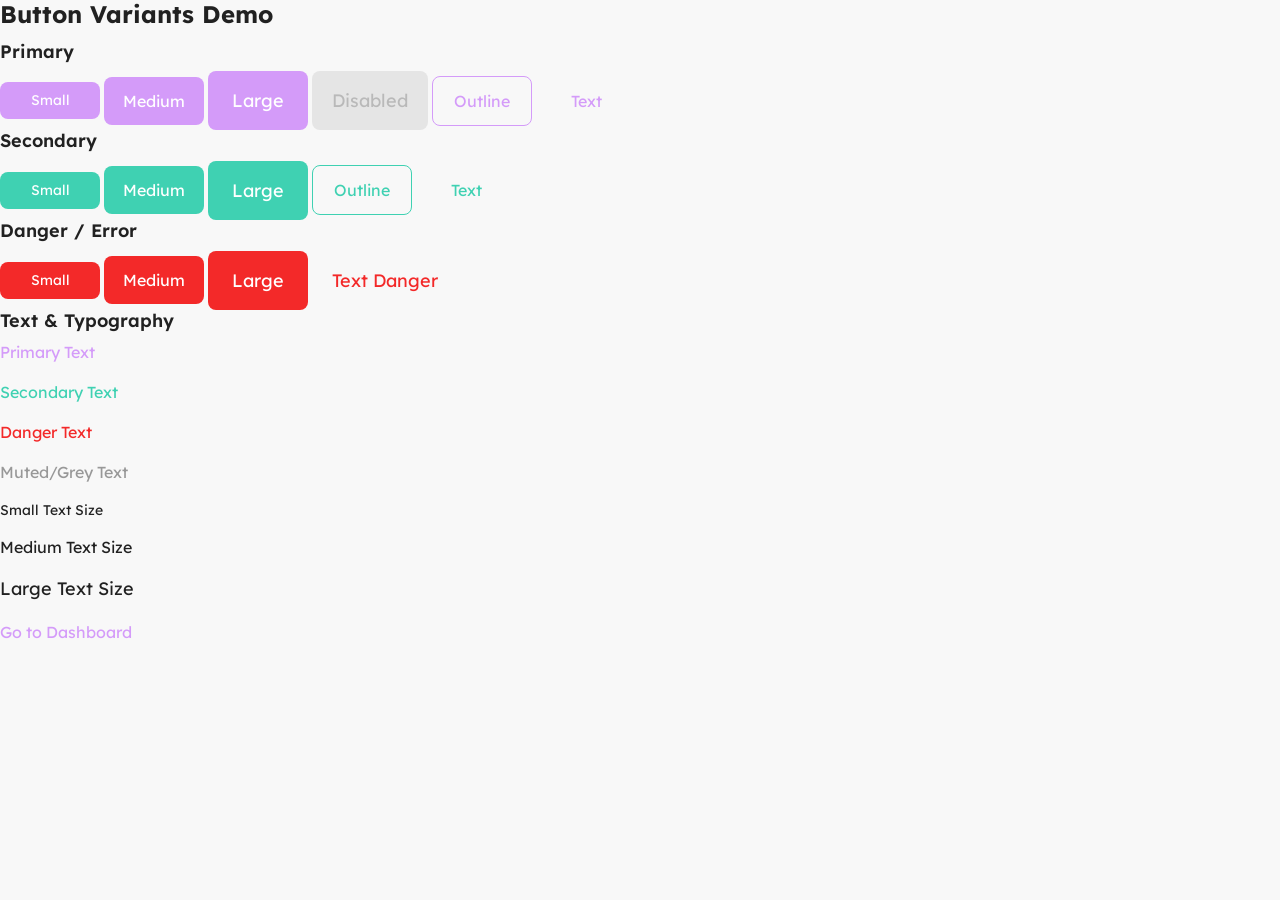
<file: index.html>
<!DOCTYPE html>
<html lang="en">

<head>
    <meta charset="UTF-8">
    <meta name="viewport" content="width=device-width, initial-scale=1.0">
    <title>Button Variants Demo</title>
    <link href="https://cdn.jsdelivr.net/npm/bootstrap@5.3.3/dist/css/bootstrap.min.css" rel="stylesheet" integrity="sha384-
    QWTKZyjpPEjISv5WaRU9OFeRpok6YctnYmDr5pNlyT2bRjXh0JMhjY6hW+ALEwIH" crossorigin="anonymous">
    <link rel="stylesheet" href="global.css">
    <link href="https://fonts.googleapis.com/css2?family=Lexend:wght@400;500;600&display=swap" rel="stylesheet">
</head>

<body>
    <h1>Button Variants Demo</h1>

    <!-- Primary Buttons -->
    <section>
        <h2>Primary</h2>
        <button class="btn btn-primary btn-sm">Small</button>
        <button class="btn btn-primary btn-md">Medium</button>
        <button class="btn btn-primary btn-lg">Large</button>
        <button class="btn btn-primary btn-lg" disabled>Disabled</button>
        <button class="btn btn-outline-primary btn-md">Outline</button>
        <button class="btn btn-text-primary btn-md">Text</button>
    </section>

    <!-- Secondary Buttons -->
    <section>
        <h2>Secondary</h2>
        <button class="btn btn-secondary btn-sm">Small</button>
        <button class="btn btn-secondary btn-md">Medium</button>
        <button class="btn btn-secondary btn-lg">Large</button>
        <button class="btn btn-outline-secondary btn-md">Outline</button>
        <button class="btn btn-text-secondary btn-md">Text</button>
    </section>

    <!-- Danger / Error Buttons -->
    <section>
        <h2>Danger / Error</h2>
        <button class="btn btn-danger btn-sm">Small</button>
        <button class="btn btn-danger btn-md">Medium</button>
        <button class="btn btn-danger btn-lg">Large</button>
        <button class="btn btn-text-danger btn-lg">Text Danger</button>
    </section>

    <!-- Text & Typography Demo -->
    <section>
        <h2>Text & Typography</h2>
        <p class="text-primary">Primary Text</p>
        <p class="text-secondary">Secondary Text</p>
        <p class="text-danger">Danger Text</p>
        <p class="text-muted">Muted/Grey Text</p>
        <p class="font-sm">Small Text Size</p>
        <p class="font-md">Medium Text Size</p>
        <p class="font-lg">Large Text Size</p>
    </section>

    <a href="./dashboard/index.html">Go to Dashboard</a>
</body>

</html>
</file>
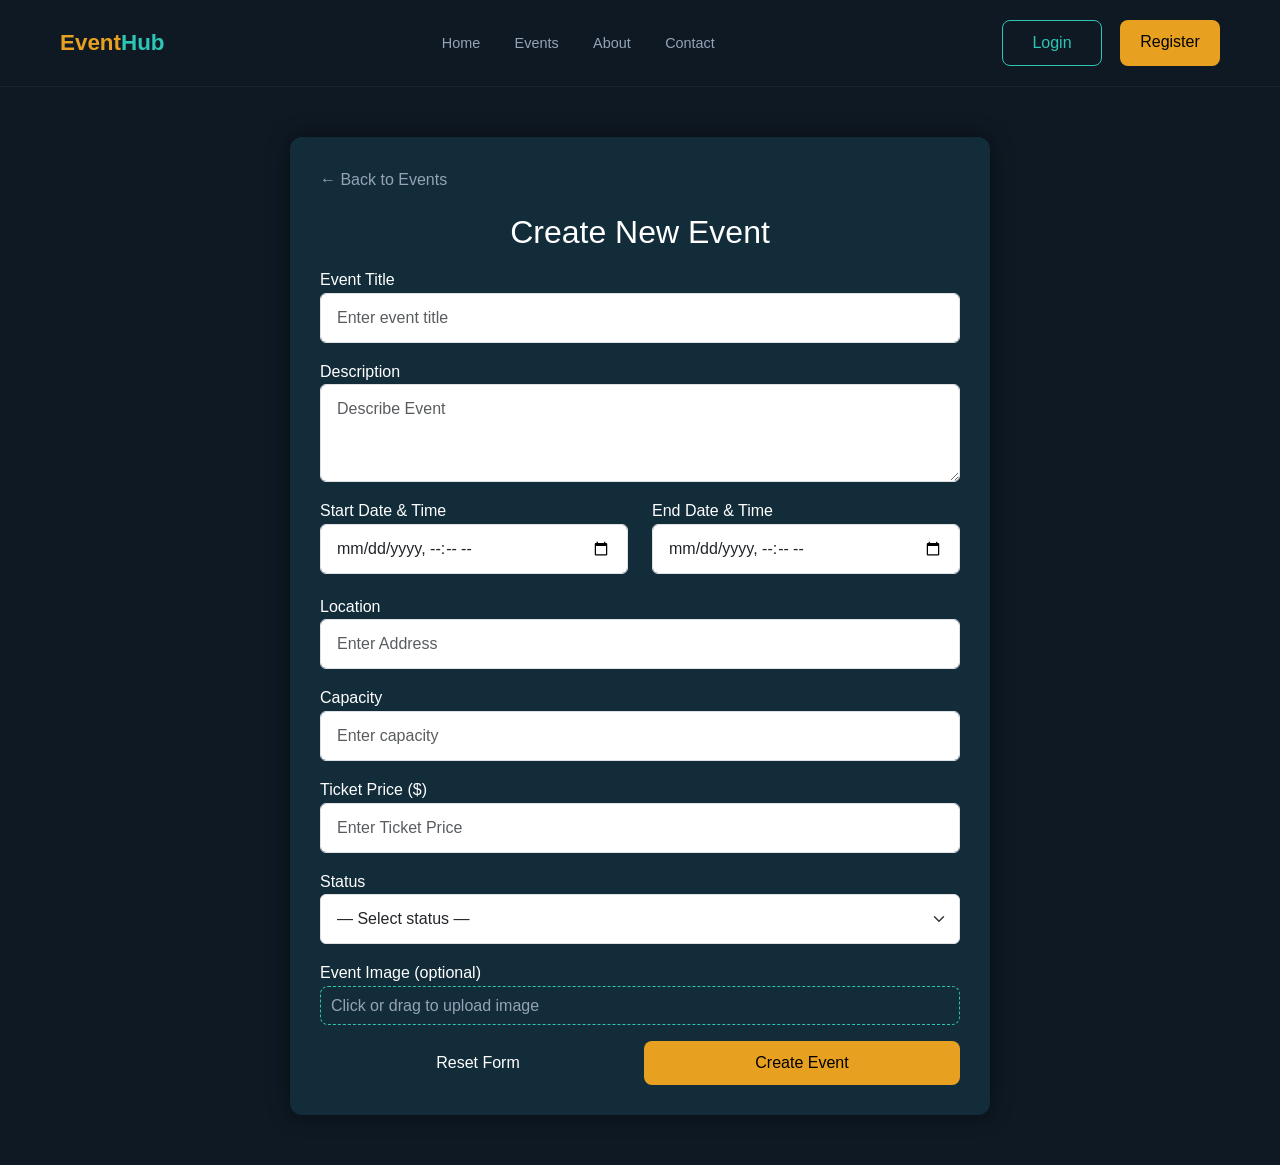
<file: createEvent/index.html>
<!DOCTYPE html>
<html lang="en">

<head>
    <meta charset="UTF-8">
    <meta name="viewport" content="width=device-width, initial-scale=1.0">
    <title>Create Event - EventHub</title>
    <link href="https://cdn.jsdelivr.net/npm/bootstrap@5.3.3/dist/css/bootstrap.min.css" rel="stylesheet">
    <link rel="stylesheet" href="style.css">
</head>

<body>
    <div id="navbar"></div>
    <div class="container">
        <a href="../manageEvent/index.html" class="back-link">&larr; Back to Events</a>
        <h2 class="mb-3 text-center">Create New Event</h2>
        <form id="createEventForm">
            <div class="mb-3">
                <label for="title">Event Title</label>
                <input type="text" id="title" class="form-control" placeholder="Enter event title">
                <div id="titleError" class="error-msg"></div>
            </div>
            <div class="mb-3">
                <label for="description">Description</label>
                <textarea id="description" class="form-control" rows="3" placeholder="Describe Event"></textarea>
                <div id="descriptionError" class="error-msg"></div>
            </div>
            <div class="row mb-3">
                <div class="col-md-6">
                    <label for="startDate">Start Date & Time</label>
                    <input type="datetime-local" id="startDate" class="form-control">
                    <div id="startDateError" class="error-msg"></div>
                </div>
                <div class="col-md-6">
                    <label for="endDate">End Date & Time</label>
                    <input type="datetime-local" id="endDate" class="form-control">
                    <div id="endDateError" class="error-msg"></div>
                </div>
            </div>
            <div class="mb-3">
                <label for="location">Location</label>
                <input type="text" id="location" class="form-control" placeholder="Enter Address">
                <div id="locationError" class="error-msg"></div>
            </div>
            <div class="mb-3">
                <label for="capacity">Capacity</label>
                <input type="number" id="capacity" class="form-control" placeholder="Enter capacity">
                <div id="capacityError" class="error-msg"></div>
            </div>
            <div class="mb-3">
                <label for="price">Ticket Price ($)</label>
                <input type="number" id="price" class="form-control" placeholder="Enter Ticket Price" min="0" step="0.01">
                <div id="priceError" class="error-msg"></div>
            </div>
            <div class="mb-3">
                <label for="status">Status</label>
                <select id="status" class="form-select">
                    <option value="">— Select status —</option>
                    <option value="Confirmed">Confirmed</option>
                    <option value="Draft">Draft</option>
                    <option value="Cancelled">Cancelled</option>
                </select>
                <div id="statusError" class="error-msg"></div>
            </div>
            <div class="mb-3">
                <label>Event Image (optional)</label>
                <label class="file-input-wrapper">
                    Click or drag to upload image
                    <input type="file" id="image">
                </label>
            </div>
            <div class="d-flex gap-2">
                <button type="reset" class="btn btn-text text-white w-50">Reset Form</button>
                <button type="submit" class="btn btn-primary w-50">Create Event</button>
            </div>
        </form>
    </div>
    <script src="script.js"></script>
    <script src="../load.js"></script>

</body>

</html>
</file>
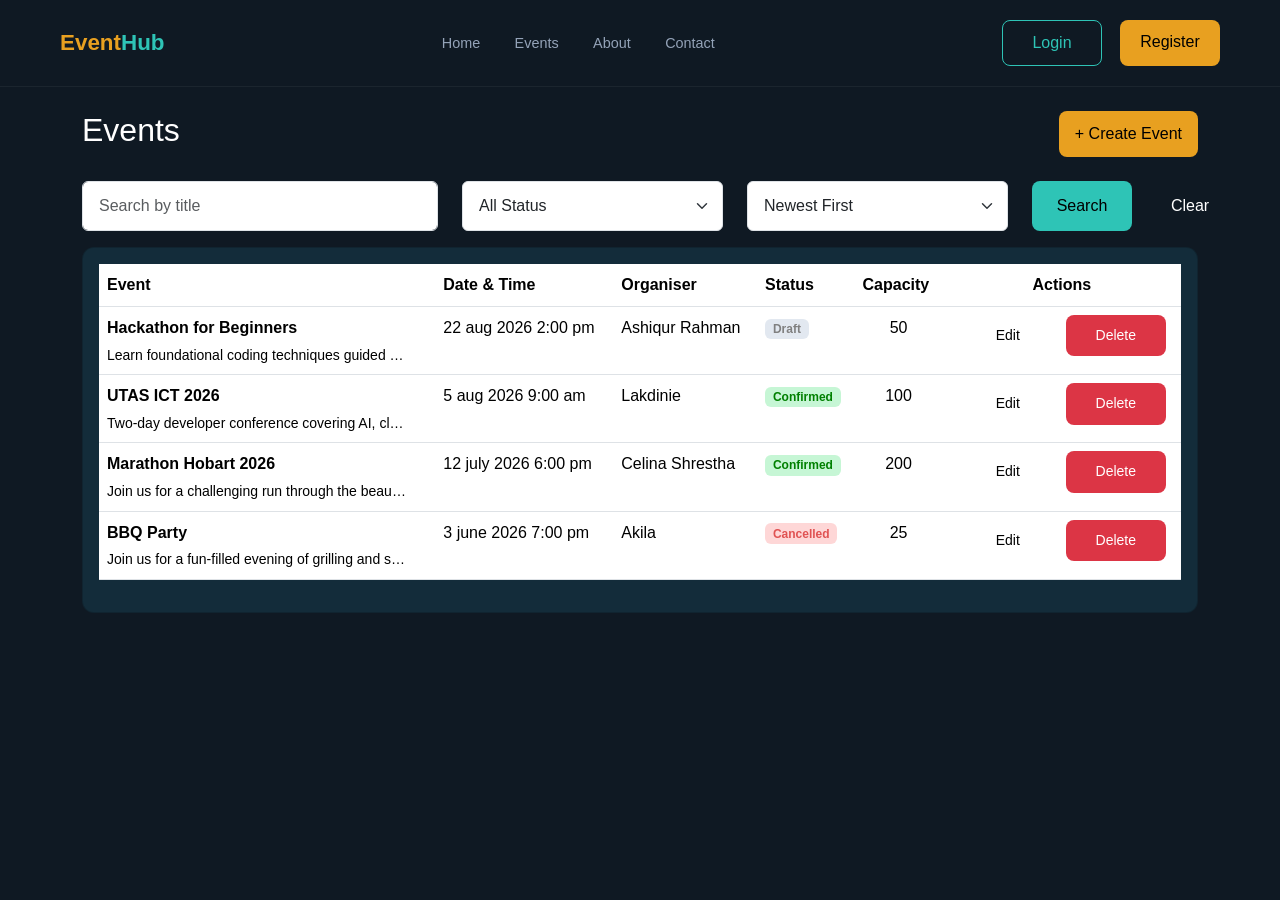
<file: manageEvent/index.html>
<!DOCTYPE html>
<html lang="en">

<head>
    <meta charset="UTF-8">
    <meta name="viewport" content="width=device-width, initial-scale=1.0">
    <title>Event Management</title>

    <link href="https://cdn.jsdelivr.net/npm/bootstrap@5.3.3/dist/css/bootstrap.min.css" rel="stylesheet">
    <link rel="stylesheet" href="style.css">
</head>

<body>
    <div id="navbar"></div>
    <div class="container mt-4">
        <div class="d-flex justify-content-between mb-4">
            <h2>Events</h2>
            <a href="../createEvent/index.html"
                class="btn btn-tertiary d-flex align-items-center justify-content-center">+ Create Event</a>
        </div>

        <div class="row mb-3">
            <div class="col-md-4">
                <input type="text" id="searchTitle" class="form-control" placeholder="Search by title">
            </div>

            <div class="col-md-3">
                <select id="statusFilter" class="form-select">
                    <option value="">All Status</option>
                    <option value="Confirmed">Confirmed</option>
                    <option value="Draft">Draft</option>
                    <option value="Cancelled">Cancelled</option>
                </select>
            </div>

            <div class="col-md-3">
                <select id="sortOrder" class="form-select">
                    <option value="desc">Newest First</option>
                    <option value="asc">Oldest First</option>
                </select>
            </div>

            <div class="col-md-2 d-flex gap-2">
                <button id="searchBtn" class="btn btn-info w-100">Search</button>
                <button id="clearBtn" class="btn btn-text w-100">Clear</button>
            </div>
        </div>

        <!-- TABLE -->
        <div class="card p-3">
            <table class="table table-hover">
                <thead>
                    <tr>
                        <th>Event</th>
                        <th>Date & Time</th>
                        <th>Organiser</th>
                        <th>Status</th>
                        <th>Capacity</th>
                        <th class="text-center">Actions</th>
                    </tr>
                </thead>
                <tbody id="eventTable"></tbody>
            </table>
        </div>

    </div>

    <script src="https://code.jquery.com/jquery-3.6.0.min.js"></script>
    <script src="../load.js"></script>
    <script src="event.js"></script>

</body>

</html>
</file>
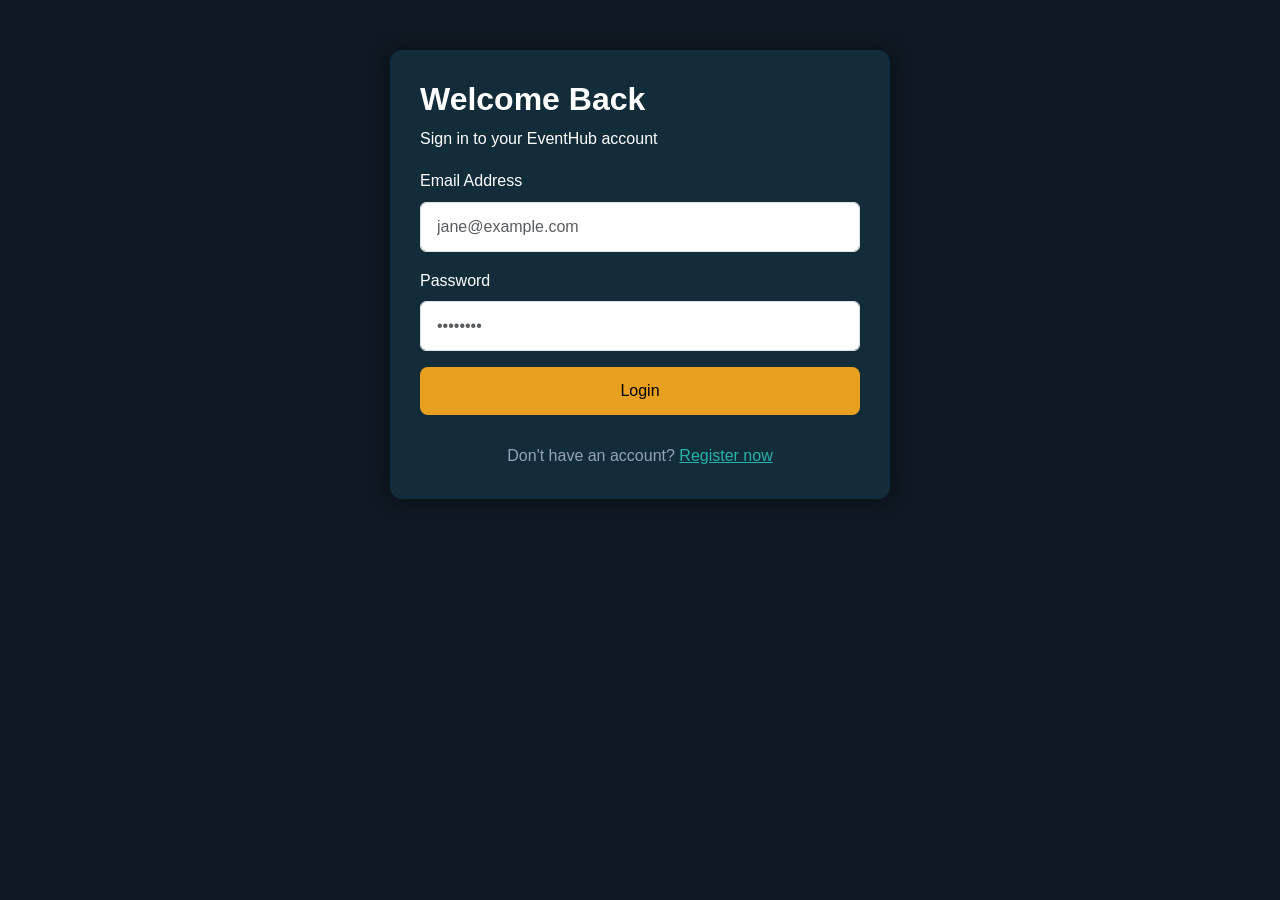
<file: authentication/login/index.html>
<!DOCTYPE html>
<html lang="en">

<head>
    <meta charset="UTF-8">
    <meta name="viewport" content="width=device-width, initial-scale=1.0">
    <title>Login - EventHub</title>
    <link href="https://cdn.jsdelivr.net/npm/bootstrap@5.3.3/dist/css/bootstrap.min.css" rel="stylesheet">
    <link rel="stylesheet" href="../register/style.css">
</head>

<body>
    <div class="container">
        <h2>Welcome Back</h2>
        <p class="subtitle">Sign in to your EventHub account</p>

        <form id="loginForm">

            <div class="mb-3">
                <label for="email" class="form-label">Email Address</label>
                <input type="email" id="email" class="form-control" placeholder="jane@example.com">
                <div id="emailError" class="error-msg"></div>
            </div>

            <div class="mb-3">
                <label for="password" class="form-label">Password</label>
                <input type="password" id="password" class="form-control" placeholder="••••••••">
                <div id="passwordError" class="error-msg"></div>
            </div>

            <button type="submit" class="btn btn-secondary mb-3 w-100">Login</button>

            <div class="authenticate-link">
                Don't have an account? <a href="../register/index.html">Register now</a>
            </div>

        </form>
    </div>
    <script src="./script.js"></script>
</body>

</html>
</file>
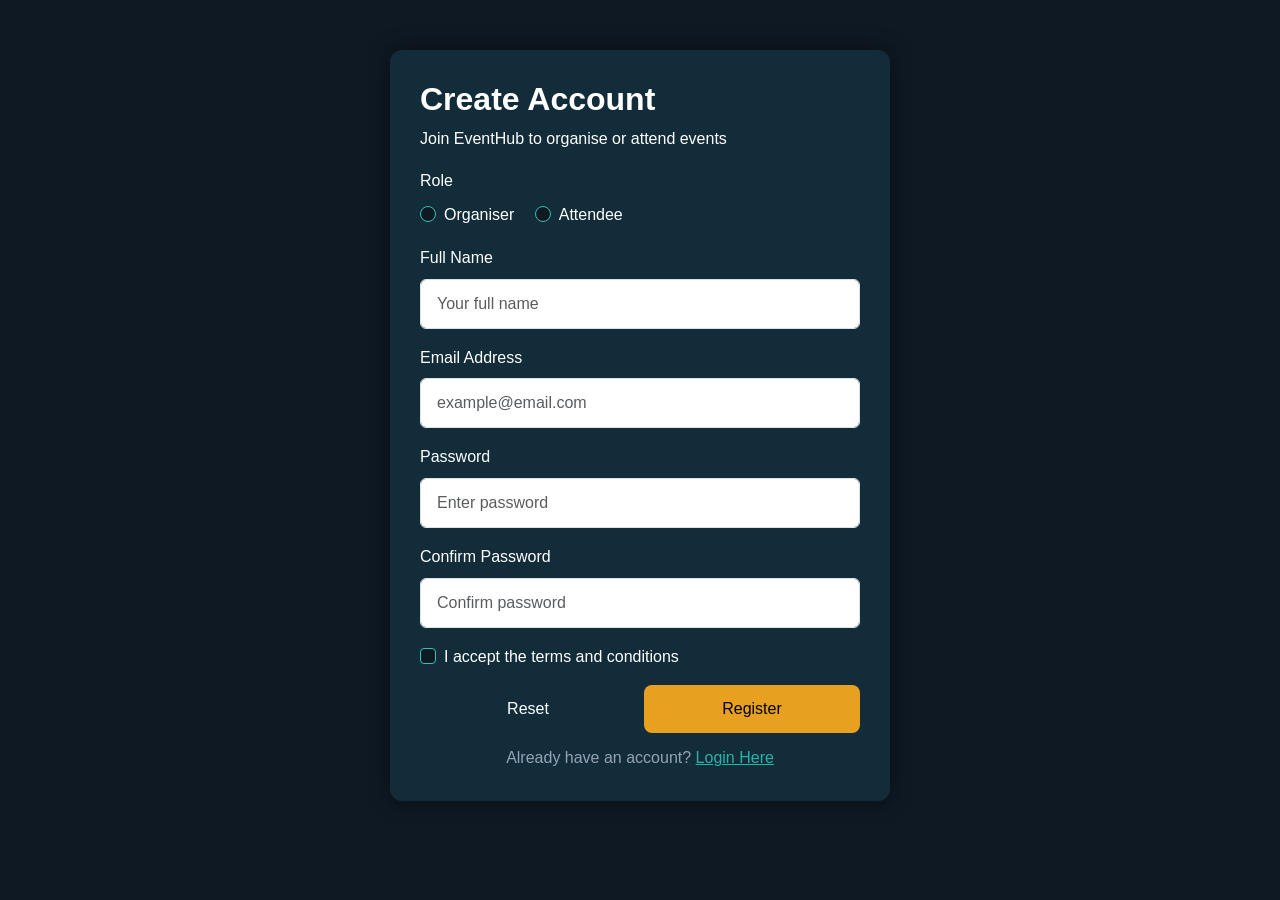
<file: authentication/register/index.html>
<!DOCTYPE html>
<html lang="en">

<head>
    <meta charset="UTF-8">
    <meta name="viewport" content="width=device-width, initial-scale=1.0">
    <title>Register - EventHub</title>

    <link
        href="https://fonts.googleapis.com/css2?family=Syne:wght@400;600;700;800&family=DM+Sans:wght@300;400;500&display=swap"
        rel="stylesheet">
    <link href="https://cdn.jsdelivr.net/npm/bootstrap@5.3.3/dist/css/bootstrap.min.css" rel="stylesheet">
    <link rel="stylesheet" href="style.css">
</head>

<body>
    <div class="container">
        <div class="d-flex flex-column justify-content-start">
            <h2>Create Account</h2>
            <p>Join EventHub to organise or attend events </p>
        </div>
        <form id="registrationForm">
            <div class="mb-3">
                <label class="form-label">Role</label><br>
                <div class="form-check form-check-inline">
                    <input type="radio" name="role" value="organiser" class="form-check-input" id="roleOrganiser">
                    <label class="form-check-label" for="roleOrganiser">Organiser</label>
                </div>
                <div class="form-check form-check-inline">
                    <input type="radio" name="role" value="attendee" class="form-check-input" id="roleAttendee">
                    <label class="form-check-label" for="roleAttendee">Attendee</label>
                </div>
                <div id="roleError" class="error-msg"></div>
            </div>
            <div class="mb-3">
                <label for="name" class="form-label">Full Name</label>
                <input type="text" id="name" class="form-control" placeholder="Your full name">
                <div id="nameError" class="error-msg"></div>
            </div>
            <div class="mb-3">
                <label for="email" class="form-label">Email Address</label>
                <input type="email" id="email" class="form-control" placeholder="example@email.com">
                <div id="emailError" class="error-msg"></div>
            </div>

            <div class="mb-3">
                <label for="password" class="form-label">Password</label>
                <input type="password" id="password" class="form-control" placeholder="Enter password">
                <div id="passwordError" class="error-msg"></div>
            </div>

            <div class="mb-3">
                <label for="confirmPassword" class="form-label">Confirm Password</label>
                <input type="password" id="confirmPassword" class="form-control" placeholder="Confirm password">
                <div id="confirmPasswordError" class="error-msg"></div>
            </div>

            <div class="form-check mb-3">
                <input type="checkbox" id="terms" class="form-check-input">
                <label class="form-check-label" for="terms">I accept the terms and conditions</label>
                <div id="termsError" class="error-msg"></div>
            </div>

            <div class="d-flex justify-content-end gap-2">
                <button type="reset" class="btn btn-text text-white w-100" id="resetBtn">Reset</button>
                <button type="submit" class="btn btn-secondary w-100">Register</button>
            </div>

            <div class="authenticate-link">
                Already have an account? <a href="../login/index.html" class="text-decoration-underline">Login Here</a>
            </div>

        </form>
    </div>

    <script src="./script.js"></script>
</body>

</html>
</file>
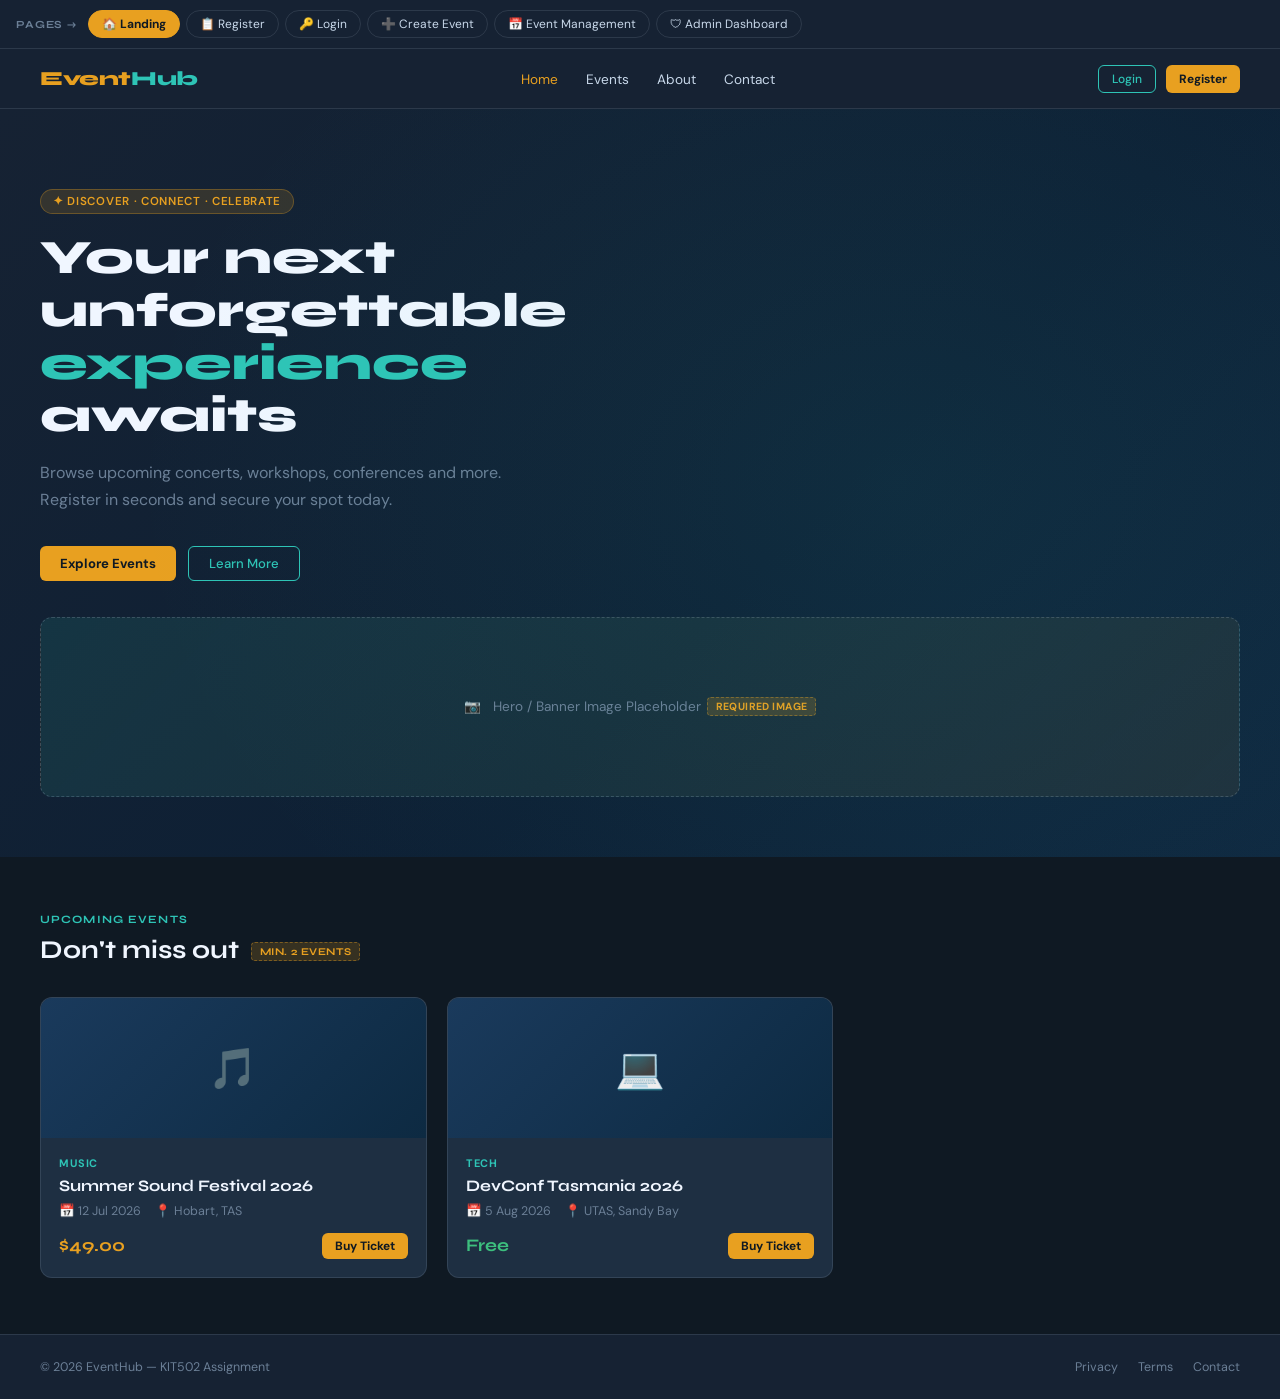
<file: kit502-wireframe.html>
<!DOCTYPE html>
<html lang="en">
<head>
<meta charset="UTF-8">
<meta name="viewport" content="width=device-width, initial-scale=1.0">
<title>KIT502 – EventHub Wireframe</title>
<link href="https://fonts.googleapis.com/css2?family=Syne:wght@400;600;700;800&family=DM+Sans:wght@300;400;500&display=swap" rel="stylesheet">
<style>
  :root {
    --ink:    #0f1923;
    --deep:   #162233;
    --panel:  #1e2f42;
    --accent: #e8a020;
    --teal:   #2ec4b6;
    --muted:  #6b7f96;
    --light:  #c8d8ea;
    --white:  #f0f6ff;
    --danger: #e05252;
    --success:#3dbf7e;
    --border: rgba(200,216,234,.12);
  }
  *{box-sizing:border-box;margin:0;padding:0;}
  body{font-family:'DM Sans',sans-serif;background:var(--ink);color:var(--white);min-height:100vh;display:flex;flex-direction:column;}

  /* ── PAGE SWITCHER ── */
  #page-bar{
    display:flex;gap:6px;flex-wrap:wrap;padding:10px 16px;
    background:var(--deep);border-bottom:1px solid var(--border);
    position:sticky;top:0;z-index:999;
  }
  #page-bar span{font-family:'Syne',sans-serif;font-size:.68rem;font-weight:700;color:var(--muted);align-self:center;margin-right:4px;letter-spacing:.08em;text-transform:uppercase;}
  .pg-btn{
    padding:5px 13px;border:1px solid var(--border);border-radius:20px;
    font-family:'DM Sans',sans-serif;font-size:.75rem;cursor:pointer;
    background:transparent;color:var(--light);transition:all .2s;white-space:nowrap;
  }
  .pg-btn:hover{border-color:var(--teal);color:var(--teal);}
  .pg-btn.active{background:var(--accent);border-color:var(--accent);color:var(--ink);font-weight:700;}

  /* ── PAGES ── */
  .page{display:none;flex-direction:column;min-height:calc(100vh - 48px);}
  .page.active{display:flex;}

  /* ── SHARED NAV ── */
  nav{
    display:flex;align-items:center;justify-content:space-between;
    padding:0 40px;height:60px;background:var(--deep);
    border-bottom:1px solid var(--border);flex-shrink:0;
  }
  .nav-logo{font-family:'Syne',sans-serif;font-size:1.25rem;font-weight:800;color:var(--accent);letter-spacing:-.02em;}
  .nav-logo span{color:var(--teal);}
  .nav-links{display:flex;gap:28px;list-style:none;}
  .nav-links a{font-size:.85rem;color:var(--light);text-decoration:none;transition:color .2s;cursor:pointer;}
  .nav-links a:hover,.nav-links a.active{color:var(--accent);}
  .nav-cta{display:flex;gap:10px;}
  .btn{padding:8px 20px;border-radius:6px;font-family:'DM Sans',sans-serif;font-size:.82rem;font-weight:500;cursor:pointer;transition:all .2s;border:none;}
  .btn-outline{background:transparent;border:1px solid var(--teal);color:var(--teal);}
  .btn-outline:hover{background:var(--teal);color:var(--ink);}
  .btn-primary{background:var(--accent);color:var(--ink);font-weight:700;}
  .btn-primary:hover{filter:brightness(1.1);}
  .btn-ghost{background:transparent;border:1px solid var(--border);color:var(--light);}
  .btn-ghost:hover{border-color:var(--light);}
  .btn-danger{background:var(--danger);color:#fff;}
  .btn-sm{padding:5px 13px;font-size:.75rem;}
  .btn-success{background:var(--success);color:#fff;}

  /* ── HERO ── */
  .hero{
    padding:80px 40px 60px;
    background:linear-gradient(135deg,var(--deep) 0%,#0d2035 60%,#0f2840 100%);
    position:relative;overflow:hidden;
  }
  .hero::before{
    content:'';position:absolute;inset:0;
    background:radial-gradient(ellipse 60% 80% at 70% 50%,rgba(46,196,182,.08),transparent);
  }
  .hero-badge{display:inline-block;padding:4px 12px;background:rgba(232,160,32,.15);border:1px solid rgba(232,160,32,.3);border-radius:20px;font-size:.72rem;font-weight:600;color:var(--accent);letter-spacing:.06em;text-transform:uppercase;margin-bottom:18px;}
  .hero h1{font-family:'Syne',sans-serif;font-size:3rem;font-weight:800;line-height:1.1;margin-bottom:16px;max-width:560px;}
  .hero h1 em{font-style:normal;color:var(--teal);}
  .hero p{color:var(--muted);max-width:480px;line-height:1.7;margin-bottom:32px;}
  .hero-btns{display:flex;gap:12px;flex-wrap:wrap;}

  /* ── EVENT CARDS ── */
  .section{padding:56px 40px;}
  .section-label{font-family:'Syne',sans-serif;font-size:.7rem;font-weight:700;letter-spacing:.1em;text-transform:uppercase;color:var(--teal);margin-bottom:8px;}
  .section-title{font-family:'Syne',sans-serif;font-size:1.6rem;font-weight:700;margin-bottom:32px;}
  .events-grid{display:grid;grid-template-columns:repeat(auto-fill,minmax(300px,1fr));gap:20px;}
  .event-card{background:var(--panel);border:1px solid var(--border);border-radius:12px;overflow:hidden;transition:transform .2s,border-color .2s;}
  .event-card:hover{transform:translateY(-3px);border-color:var(--teal);}
  .event-img{height:140px;background:linear-gradient(135deg,#1a3a5c,#0d2a42);display:flex;align-items:center;justify-content:center;font-size:2.5rem;}
  .event-body{padding:18px;}
  .event-cat{font-size:.68rem;font-weight:700;text-transform:uppercase;letter-spacing:.08em;color:var(--teal);margin-bottom:6px;}
  .event-title{font-family:'Syne',sans-serif;font-size:1rem;font-weight:700;margin-bottom:8px;}
  .event-meta{display:flex;gap:14px;margin-bottom:14px;flex-wrap:wrap;}
  .event-meta span{font-size:.78rem;color:var(--muted);display:flex;align-items:center;gap:4px;}
  .event-footer{display:flex;align-items:center;justify-content:space-between;}
  .price{font-family:'Syne',sans-serif;font-size:1.1rem;font-weight:700;color:var(--accent);}
  .price.free{color:var(--success);}

  /* ── FORM PAGES ── */
  .form-page{flex:1;display:flex;align-items:center;justify-content:center;padding:40px 20px;background:var(--ink);}
  .form-card{background:var(--panel);border:1px solid var(--border);border-radius:16px;padding:40px;width:100%;max-width:480px;}
  .form-title{font-family:'Syne',sans-serif;font-size:1.5rem;font-weight:800;margin-bottom:4px;}
  .form-sub{color:var(--muted);font-size:.85rem;margin-bottom:28px;}
  .form-group{margin-bottom:18px;}
  label{display:block;font-size:.78rem;font-weight:500;color:var(--light);margin-bottom:6px;letter-spacing:.03em;}
  input,select,textarea{
    width:100%;padding:10px 14px;background:rgba(255,255,255,.05);
    border:1px solid var(--border);border-radius:8px;color:var(--white);
    font-family:'DM Sans',sans-serif;font-size:.88rem;outline:none;
    transition:border-color .2s;
  }
  input:focus,select:focus,textarea:focus{border-color:var(--teal);}
  select option{background:var(--deep);}
  .row-2{display:grid;grid-template-columns:1fr 1fr;gap:14px;}
  .form-hint{font-size:.72rem;color:var(--muted);margin-top:4px;}
  .form-actions{display:flex;gap:10px;margin-top:24px;}
  .form-actions .btn{flex:1;padding:11px;}
  .divider{text-align:center;color:var(--muted);font-size:.8rem;margin:18px 0;position:relative;}
  .divider::before,.divider::after{content:'';position:absolute;top:50%;width:40%;height:1px;background:var(--border);}
  .divider::before{left:0;} .divider::after{right:0;}
  .link-row{text-align:center;font-size:.82rem;color:var(--muted);margin-top:16px;}
  .link-row a{color:var(--teal);cursor:pointer;}

  /* ── TABLE ── */
  .content-wrap{flex:1;padding:36px 40px;}
  .page-header{display:flex;align-items:center;justify-content:space-between;margin-bottom:28px;}
  .page-header h2{font-family:'Syne',sans-serif;font-size:1.5rem;font-weight:800;}
  table{width:100%;border-collapse:collapse;}
  th{font-size:.72rem;text-transform:uppercase;letter-spacing:.07em;color:var(--muted);padding:10px 14px;text-align:left;border-bottom:1px solid var(--border);}
  td{padding:14px 14px;border-bottom:1px solid rgba(200,216,234,.06);font-size:.85rem;vertical-align:middle;}
  tr:hover td{background:rgba(255,255,255,.02);}
  .badge{display:inline-block;padding:3px 10px;border-radius:20px;font-size:.68rem;font-weight:700;text-transform:uppercase;letter-spacing:.04em;}
  .badge-confirmed{background:rgba(61,191,126,.15);color:var(--success);}
  .badge-draft{background:rgba(107,127,150,.15);color:var(--muted);}
  .badge-cancelled{background:rgba(224,82,82,.15);color:var(--danger);}
  .td-actions{display:flex;gap:6px;}

  /* ── ADMIN DASHBOARD ── */
  .stats-grid{display:grid;grid-template-columns:repeat(auto-fill,minmax(200px,1fr));gap:16px;margin-bottom:32px;}
  .stat-card{background:var(--panel);border:1px solid var(--border);border-radius:12px;padding:22px 24px;}
  .stat-icon{font-size:1.5rem;margin-bottom:10px;}
  .stat-val{font-family:'Syne',sans-serif;font-size:2rem;font-weight:800;margin-bottom:2px;}
  .stat-label{font-size:.78rem;color:var(--muted);}
  .admin-grid{display:grid;grid-template-columns:1fr 1fr;gap:20px;}
  .admin-panel{background:var(--panel);border:1px solid var(--border);border-radius:12px;padding:24px;}
  .admin-panel h3{font-family:'Syne',sans-serif;font-size:1rem;font-weight:700;margin-bottom:16px;display:flex;align-items:center;gap:8px;}

  /* ── FOOTER ── */
  footer{padding:24px 40px;background:var(--deep);border-top:1px solid var(--border);display:flex;align-items:center;justify-content:space-between;flex-shrink:0;}
  footer p{font-size:.78rem;color:var(--muted);}
  footer .footer-links{display:flex;gap:20px;}
  footer .footer-links a{font-size:.78rem;color:var(--muted);text-decoration:none;}
  footer .footer-links a:hover{color:var(--teal);}

  /* ── ANNOTATION CHIP ── */
  .annot{
    display:inline-block;padding:2px 8px;border-radius:4px;
    background:rgba(232,160,32,.18);border:1px dashed rgba(232,160,32,.4);
    font-size:.65rem;font-weight:700;color:var(--accent);
    letter-spacing:.04em;text-transform:uppercase;margin-left:6px;vertical-align:middle;
  }

  /* Role pill in nav */
  .role-pill{padding:3px 10px;border-radius:20px;font-size:.68rem;font-weight:700;background:rgba(46,196,182,.15);color:var(--teal);border:1px solid rgba(46,196,182,.3);}
  .user-chip{display:flex;align-items:center;gap:8px;font-size:.82rem;color:var(--light);}
  .avatar{width:30px;height:30px;border-radius:50%;background:linear-gradient(135deg,var(--teal),var(--accent));display:flex;align-items:center;justify-content:center;font-size:.7rem;font-weight:800;color:var(--ink);}

  /* upload box */
  .upload-box{border:2px dashed var(--border);border-radius:8px;padding:24px;text-align:center;color:var(--muted);font-size:.82rem;cursor:pointer;transition:all .2s;}
  .upload-box:hover{border-color:var(--teal);color:var(--teal);}

  @media(max-width:640px){
    .hero h1{font-size:2rem;}
    .admin-grid{grid-template-columns:1fr;}
    nav{padding:0 16px;}
    .content-wrap{padding:24px 16px;}
    .section{padding:32px 16px;}
  }
</style>
</head>
<body>

<!-- PAGE SWITCHER BAR -->
<div id="page-bar">
  <span>Pages →</span>
  <button class="pg-btn active"  onclick="show('landing')">🏠 Landing</button>
  <button class="pg-btn"         onclick="show('register')">📋 Register</button>
  <button class="pg-btn"         onclick="show('login')">🔑 Login</button>
  <button class="pg-btn"         onclick="show('create-event')">➕ Create Event</button>
  <button class="pg-btn"         onclick="show('event-mgmt')">📅 Event Management</button>
  <button class="pg-btn"         onclick="show('admin')">🛡 Admin Dashboard</button>
</div>

<!-- ══════════════════════════════════════════
     PAGE 1 — LANDING
═══════════════════════════════════════════ -->
<div id="page-landing" class="page active">
  <nav>
    <div class="nav-logo">Event<span>Hub</span></div>
    <ul class="nav-links">
      <li><a class="active">Home</a></li>
      <li><a>Events</a></li>
      <li><a>About</a></li>
      <li><a>Contact</a></li>
    </ul>
    <div class="nav-cta">
      <button class="btn btn-outline btn-sm" onclick="show('login')">Login</button>
      <button class="btn btn-primary btn-sm" onclick="show('register')">Register</button>
    </div>
  </nav>

  <div class="hero">
    <div class="hero-badge">✦ Discover · Connect · Celebrate</div>
    <h1>Your next unforgettable<br><em>experience</em> awaits</h1>
    <p>Browse upcoming concerts, workshops, conferences and more. Register in seconds and secure your spot today.</p>
    <div class="hero-btns">
      <button class="btn btn-primary">Explore Events</button>
      <button class="btn btn-outline">Learn More</button>
    </div>
    <div style="margin-top:36px;height:180px;background:linear-gradient(135deg,rgba(46,196,182,.12),rgba(232,160,32,.08));border:1px dashed rgba(200,216,234,.2);border-radius:12px;display:flex;align-items:center;justify-content:center;color:var(--muted);font-size:.85rem;">
      📷 &nbsp; Hero / Banner Image Placeholder <span class="annot">required image</span>
    </div>
  </div>

  <div class="section">
    <div class="section-label">Upcoming Events</div>
    <div class="section-title">Don't miss out <span class="annot">min. 2 events</span></div>
    <div class="events-grid">
      <div class="event-card">
        <div class="event-img">🎵</div>
        <div class="event-body">
          <div class="event-cat">Music</div>
          <div class="event-title">Summer Sound Festival 2026</div>
          <div class="event-meta">
            <span>📅 12 Jul 2026</span>
            <span>📍 Hobart, TAS</span>
          </div>
          <div class="event-footer">
            <div class="price">$49.00</div>
            <button class="btn btn-primary btn-sm">Buy Ticket</button>
          </div>
        </div>
      </div>
      <div class="event-card">
        <div class="event-img">💻</div>
        <div class="event-body">
          <div class="event-cat">Tech</div>
          <div class="event-title">DevConf Tasmania 2026</div>
          <div class="event-meta">
            <span>📅 5 Aug 2026</span>
            <span>📍 UTAS, Sandy Bay</span>
          </div>
          <div class="event-footer">
            <div class="price free">Free</div>
            <button class="btn btn-primary btn-sm">Buy Ticket</button>
          </div>
        </div>
      </div>
    </div>
  </div>

  <footer>
    <p>© 2026 EventHub — KIT502 Assignment</p>
    <div class="footer-links">
      <a>Privacy</a><a>Terms</a><a>Contact</a>
    </div>
  </footer>
</div>

<!-- ══════════════════════════════════════════
     PAGE 2 — REGISTER
═══════════════════════════════════════════ -->
<div id="page-register" class="page">
  <nav>
    <div class="nav-logo">Event<span>Hub</span></div>
    <ul class="nav-links">
      <li><a onclick="show('landing')">Home</a></li>
      <li><a>Events</a></li>
    </ul>
    <div class="nav-cta">
      <button class="btn btn-outline btn-sm" onclick="show('login')">Login</button>
    </div>
  </nav>

  <div class="form-page">
    <div class="form-card">
      <div class="form-title">Create Account</div>
      <div class="form-sub">Join EventHub to organise or attend events <span class="annot">JS validation</span></div>

      <div class="form-group">
        <label>Role <span class="annot">required</span></label>
        <select>
          <option value="">— Select your role —</option>
          <option>Attendee</option>
          <option>Organiser</option>
        </select>
      </div>
      <div class="form-group">
        <label>Full Name <span class="annot">required</span></label>
        <input type="text" placeholder="e.g. Jane Smith">
      </div>
      <div class="form-group">
        <label>Email Address <span class="annot">valid format check</span></label>
        <input type="email" placeholder="jane@example.com">
      </div>
      <div class="row-2">
        <div class="form-group">
          <label>Password <span class="annot">policy enforced</span></label>
          <input type="password" placeholder="••••••••">
          <div class="form-hint">Min 6 chars · 1 upper · 1 lower · 1 special</div>
        </div>
        <div class="form-group">
          <label>Confirm Password <span class="annot">must match</span></label>
          <input type="password" placeholder="••••••••">
        </div>
      </div>

      <div class="form-actions">
        <button class="btn btn-ghost" onclick="this.closest('.form-card').querySelectorAll('input,select').forEach(e=>e.value='')">Reset</button>
        <button class="btn btn-primary" onclick="show('landing')">Register</button>
      </div>
      <div class="link-row">Already have an account? <a onclick="show('login')">Login here</a></div>
    </div>
  </div>

  <footer>
    <p>© 2026 EventHub</p>
    <div class="footer-links"><a>Privacy</a><a>Terms</a></div>
  </footer>
</div>

<!-- ══════════════════════════════════════════
     PAGE 3 — LOGIN
═══════════════════════════════════════════ -->
<div id="page-login" class="page">
  <nav>
    <div class="nav-logo">Event<span>Hub</span></div>
    <ul class="nav-links">
      <li><a onclick="show('landing')">Home</a></li>
      <li><a>Events</a></li>
    </ul>
    <div class="nav-cta">
      <button class="btn btn-primary btn-sm" onclick="show('register')">Register</button>
    </div>
  </nav>

  <div class="form-page">
    <div class="form-card">
      <div class="form-title">Welcome Back</div>
      <div class="form-sub">Sign in to your EventHub account <span class="annot">JS validation</span></div>

      <div class="form-group">
        <label>Email Address <span class="annot">required</span></label>
        <input type="email" placeholder="jane@example.com">
      </div>
      <div class="form-group">
        <label>Password <span class="annot">required</span></label>
        <input type="password" placeholder="••••••••">
      </div>

      <div class="form-actions">
        <button class="btn btn-primary" style="flex:1" onclick="show('landing')">Login</button>
      </div>
      <div class="divider">or</div>
      <div class="link-row">Don't have an account? <a onclick="show('register')">Register now</a></div>
    </div>
  </div>

  <footer>
    <p>© 2026 EventHub</p>
    <div class="footer-links"><a>Privacy</a><a>Terms</a></div>
  </footer>
</div>

<!-- ══════════════════════════════════════════
     PAGE 4 — CREATE EVENT
═══════════════════════════════════════════ -->
<div id="page-create-event" class="page">
  <nav>
    <div class="nav-logo">Event<span>Hub</span></div>
    <ul class="nav-links">
      <li><a onclick="show('landing')">Home</a></li>
      <li><a onclick="show('event-mgmt')">My Events</a></li>
    </ul>
    <div class="nav-cta">
      <div class="user-chip"><div class="avatar">JD</div> Jane D. <span class="role-pill">Organiser</span></div>
    </div>
  </nav>

  <div class="content-wrap" style="max-width:760px;margin:0 auto;width:100%;">
    <div class="page-header">
      <h2>Create New Event <span class="annot">JS validation</span></h2>
      <button class="btn btn-ghost btn-sm" onclick="show('event-mgmt')">← Back to Events</button>
    </div>

    <div style="background:var(--panel);border:1px solid var(--border);border-radius:12px;padding:32px;">
      <div class="form-group">
        <label>Event Title <span class="annot">required</span></label>
        <input type="text" placeholder="e.g. Annual Coding Bootcamp">
      </div>
      <div class="form-group">
        <label>Description <span class="annot">required</span></label>
        <textarea rows="4" placeholder="Describe the event…" style="resize:vertical;"></textarea>
      </div>
      <div class="row-2">
        <div class="form-group">
          <label>Start Date &amp; Time <span class="annot">required</span></label>
          <input type="datetime-local">
        </div>
        <div class="form-group">
          <label>End Date &amp; Time <span class="annot">required</span></label>
          <input type="datetime-local">
        </div>
      </div>
      <div class="row-2">
        <div class="form-group">
          <label>Location <span class="annot">required</span></label>
          <input type="text" placeholder="Venue / Address">
        </div>
        <div class="form-group">
          <label>Capacity <span class="annot">required</span></label>
          <input type="number" placeholder="e.g. 200">
        </div>
      </div>
      <div class="row-2">
        <div class="form-group">
          <label>Ticket Price ($) <span class="annot">required</span></label>
          <input type="number" step="0.01" placeholder="0.00 for free">
        </div>
        <div class="form-group">
          <label>Status <span class="annot">required</span></label>
          <select>
            <option>Draft</option>
            <option>Confirmed</option>
            <option>Cancelled</option>
          </select>
        </div>
      </div>
      <div class="form-group">
        <label>Event Image <span class="annot">optional</span></label>
        <div class="upload-box">📁 &nbsp; Click or drag to upload image</div>
      </div>
      <div class="form-actions">
        <button class="btn btn-ghost" onclick="this.closest('div').querySelectorAll('input,select,textarea').forEach(e=>e.value='')">Reset Form</button>
        <button class="btn btn-primary" onclick="alert('New event has been created');show('event-mgmt')">Create Event</button>
      </div>
    </div>
  </div>

  <footer>
    <p>© 2026 EventHub</p>
    <div class="footer-links"><a>Privacy</a><a>Terms</a></div>
  </footer>
</div>

<!-- ══════════════════════════════════════════
     PAGE 5 — EVENT MANAGEMENT
═══════════════════════════════════════════ -->
<div id="page-event-mgmt" class="page">
  <nav>
    <div class="nav-logo">Event<span>Hub</span></div>
    <ul class="nav-links">
      <li><a onclick="show('landing')">Home</a></li>
      <li><a class="active">My Events</a></li>
    </ul>
    <div class="nav-cta">
      <div class="user-chip"><div class="avatar">JD</div> Jane D. <span class="role-pill">Organiser</span></div>
    </div>
  </nav>

  <div class="content-wrap">
    <div class="page-header">
      <h2>Event Management <span class="annot">4 dummy events</span></h2>
      <button class="btn btn-primary btn-sm" onclick="show('create-event')">+ Create Event</button>
    </div>

    <div style="overflow-x:auto;background:var(--panel);border:1px solid var(--border);border-radius:12px;">
      <table>
        <thead>
          <tr>
            <th>Event</th>
            <th>Date &amp; Time</th>
            <th>Organiser</th>
            <th>Status</th>
            <th>Capacity</th>
            <th>Actions</th>
          </tr>
        </thead>
        <tbody>
          <tr>
            <td>
              <div style="font-weight:600;">Summer Sound Festival 2026</div>
              <div style="font-size:.75rem;color:var(--muted);margin-top:2px;">Join us for a night of live music from local and interstate acts at the waterfront…</div>
            </td>
            <td>12 Jul 2026<br><span style="color:var(--muted);font-size:.78rem;">6:00 PM</span></td>
            <td>Jane Doe</td>
            <td><span class="badge badge-confirmed">Confirmed</span></td>
            <td>500</td>
            <td><div class="td-actions">
              <button class="btn btn-ghost btn-sm" onclick="alert('Edit event: Summer Sound Festival')">Edit</button>
              <button class="btn btn-danger btn-sm" onclick="alert('Delete event: Summer Sound Festival')">Delete</button>
            </div></td>
          </tr>
          <tr>
            <td>
              <div style="font-weight:600;">DevConf Tasmania 2026</div>
              <div style="font-size:.75rem;color:var(--muted);margin-top:2px;">Two-day developer conference featuring talks on AI, cloud infrastructure and open…</div>
            </td>
            <td>5 Aug 2026<br><span style="color:var(--muted);font-size:.78rem;">9:00 AM</span></td>
            <td>Jane Doe</td>
            <td><span class="badge badge-confirmed">Confirmed</span></td>
            <td>250</td>
            <td><div class="td-actions">
              <button class="btn btn-ghost btn-sm" onclick="alert('Edit event: DevConf Tasmania')">Edit</button>
              <button class="btn btn-danger btn-sm" onclick="alert('Delete event: DevConf Tasmania')">Delete</button>
            </div></td>
          </tr>
          <tr>
            <td>
              <div style="font-weight:600;">Watercolour Workshop for Beginners</div>
              <div style="font-size:.75rem;color:var(--muted);margin-top:2px;">Learn foundational watercolour techniques with professional artist Sarah Lim in a…</div>
            </td>
            <td>22 Aug 2026<br><span style="color:var(--muted);font-size:.78rem;">2:00 PM</span></td>
            <td>Jane Doe</td>
            <td><span class="badge badge-draft">Draft</span></td>
            <td>30</td>
            <td><div class="td-actions">
              <button class="btn btn-ghost btn-sm" onclick="alert('Edit event: Watercolour Workshop')">Edit</button>
              <button class="btn btn-danger btn-sm" onclick="alert('Delete event: Watercolour Workshop')">Delete</button>
            </div></td>
          </tr>
          <tr>
            <td>
              <div style="font-weight:600;">Startup Pitch Night – Hobart</div>
              <div style="font-size:.75rem;color:var(--muted);margin-top:2px;">Eight local startups present their ideas to a panel of investors and industry leaders…</div>
            </td>
            <td>3 Jun 2026<br><span style="color:var(--muted);font-size:.78rem;">7:00 PM</span></td>
            <td>Jane Doe</td>
            <td><span class="badge badge-cancelled">Cancelled</span></td>
            <td>120</td>
            <td><div class="td-actions">
              <button class="btn btn-ghost btn-sm" onclick="alert('Edit event: Startup Pitch Night')">Edit</button>
              <button class="btn btn-danger btn-sm" onclick="alert('Delete event: Startup Pitch Night')">Delete</button>
            </div></td>
          </tr>
        </tbody>
      </table>
    </div>
    <div style="margin-top:12px;font-size:.75rem;color:var(--muted);">Showing 4 events — sorted newest to oldest <span class="annot">descending date order</span></div>
  </div>

  <footer>
    <p>© 2026 EventHub</p>
    <div class="footer-links"><a>Privacy</a><a>Terms</a></div>
  </footer>
</div>

<!-- ══════════════════════════════════════════
     PAGE 6 — ADMIN DASHBOARD
═══════════════════════════════════════════ -->
<div id="page-admin" class="page">
  <nav>
    <div class="nav-logo">Event<span>Hub</span></div>
    <ul class="nav-links">
      <li><a onclick="show('landing')">Home</a></li>
      <li><a onclick="show('event-mgmt')">Events</a></li>
      <li><a class="active">Dashboard</a></li>
    </ul>
    <div class="nav-cta">
      <div class="user-chip">
        <div class="avatar" style="background:linear-gradient(135deg,var(--danger),#c0392b);">AD</div>
        Admin
        <span class="role-pill" style="background:rgba(224,82,82,.15);color:var(--danger);border-color:rgba(224,82,82,.3);">Admin</span>
      </div>
    </div>
  </nav>

  <div class="content-wrap">
    <div class="page-header">
      <h2>Admin Dashboard</h2>
    </div>

    <div class="stats-grid">
      <div class="stat-card">
        <div class="stat-icon">👥</div>
        <div class="stat-val" style="color:var(--teal);">142</div>
        <div class="stat-label">Total Users</div>
      </div>
      <div class="stat-card">
        <div class="stat-icon">📅</div>
        <div class="stat-val" style="color:var(--accent);">38</div>
        <div class="stat-label">Total Events</div>
      </div>
      <div class="stat-card">
        <div class="stat-icon">⏳</div>
        <div class="stat-val" style="color:var(--success);">14</div>
        <div class="stat-label">Upcoming Events</div>
      </div>
      <div class="stat-card">
        <div class="stat-icon">🎟</div>
        <div class="stat-val" style="color:#b07eff;">319</div>
        <div class="stat-label">Registrations</div>
      </div>
    </div>

    <div class="admin-grid">
      <div class="admin-panel">
        <h3>📅 All Events <button class="btn btn-primary btn-sm" style="margin-left:auto;" onclick="show('create-event')">+ New</button></h3>
        <table>
          <thead><tr><th>Title</th><th>Status</th><th>Actions</th></tr></thead>
          <tbody>
            <tr>
              <td>Summer Sound Festival</td>
              <td><span class="badge badge-confirmed">Confirmed</span></td>
              <td><div class="td-actions">
                <button class="btn btn-ghost btn-sm" onclick="alert('Edit event')">Edit</button>
                <button class="btn btn-danger btn-sm" onclick="alert('Delete event')">Del</button>
              </div></td>
            </tr>
            <tr>
              <td>DevConf Tasmania</td>
              <td><span class="badge badge-confirmed">Confirmed</span></td>
              <td><div class="td-actions">
                <button class="btn btn-ghost btn-sm" onclick="alert('Edit event')">Edit</button>
                <button class="btn btn-danger btn-sm" onclick="alert('Delete event')">Del</button>
              </div></td>
            </tr>
            <tr>
              <td>Watercolour Workshop</td>
              <td><span class="badge badge-draft">Draft</span></td>
              <td><div class="td-actions">
                <button class="btn btn-ghost btn-sm" onclick="alert('Edit event')">Edit</button>
                <button class="btn btn-danger btn-sm" onclick="alert('Delete event')">Del</button>
              </div></td>
            </tr>
          </tbody>
        </table>
      </div>

      <div class="admin-panel">
        <h3>👥 All Users <button class="btn btn-primary btn-sm" style="margin-left:auto;">+ Add User</button></h3>
        <table>
          <thead><tr><th>Name</th><th>Role</th><th>Actions</th></tr></thead>
          <tbody>
            <tr>
              <td>
                <div>Jane Doe</div>
                <div style="font-size:.72rem;color:var(--muted);">jane@example.com</div>
              </td>
              <td><span class="badge" style="background:rgba(46,196,182,.15);color:var(--teal);">Organiser</span></td>
              <td><div class="td-actions">
                <button class="btn btn-ghost btn-sm" onclick="alert('Edit user')">Edit</button>
                <button class="btn btn-danger btn-sm" onclick="alert('Delete user')">Del</button>
              </div></td>
            </tr>
            <tr>
              <td>
                <div>Alex Kim</div>
                <div style="font-size:.72rem;color:var(--muted);">alex@example.com</div>
              </td>
              <td><span class="badge" style="background:rgba(176,126,255,.15);color:#b07eff;">Attendee</span></td>
              <td><div class="td-actions">
                <button class="btn btn-ghost btn-sm" onclick="alert('Edit user')">Edit</button>
                <button class="btn btn-danger btn-sm" onclick="alert('Delete user')">Del</button>
              </div></td>
            </tr>
            <tr>
              <td>
                <div>Maria Torres</div>
                <div style="font-size:.72rem;color:var(--muted);">admin@eventhub.com</div>
              </td>
              <td><span class="badge" style="background:rgba(224,82,82,.15);color:var(--danger);">Admin</span></td>
              <td><div class="td-actions">
                <button class="btn btn-ghost btn-sm" onclick="alert('Edit user')">Edit</button>
                <button class="btn btn-danger btn-sm" onclick="alert('Delete user')">Del</button>
              </div></td>
            </tr>
          </tbody>
        </table>
        <div style="margin-top:12px;font-size:.75rem;color:var(--muted);">
          <span class="annot">promote / demote</span> controls available in full edit view
        </div>
      </div>
    </div>
  </div>

  <footer>
    <p>© 2026 EventHub</p>
    <div class="footer-links"><a>Privacy</a><a>Terms</a></div>
  </footer>
</div>

<script>
function show(id) {
  document.querySelectorAll('.page').forEach(p => p.classList.remove('active'));
  document.querySelectorAll('.pg-btn').forEach(b => b.classList.remove('active'));
  document.getElementById('page-' + id).classList.add('active');
  const map = {landing:0,register:1,login:2,'create-event':3,'event-mgmt':4,admin:5};
  document.querySelectorAll('.pg-btn')[map[id]].classList.add('active');
  window.scrollTo(0,0);
}
</script>
</body>
</html>
</file>
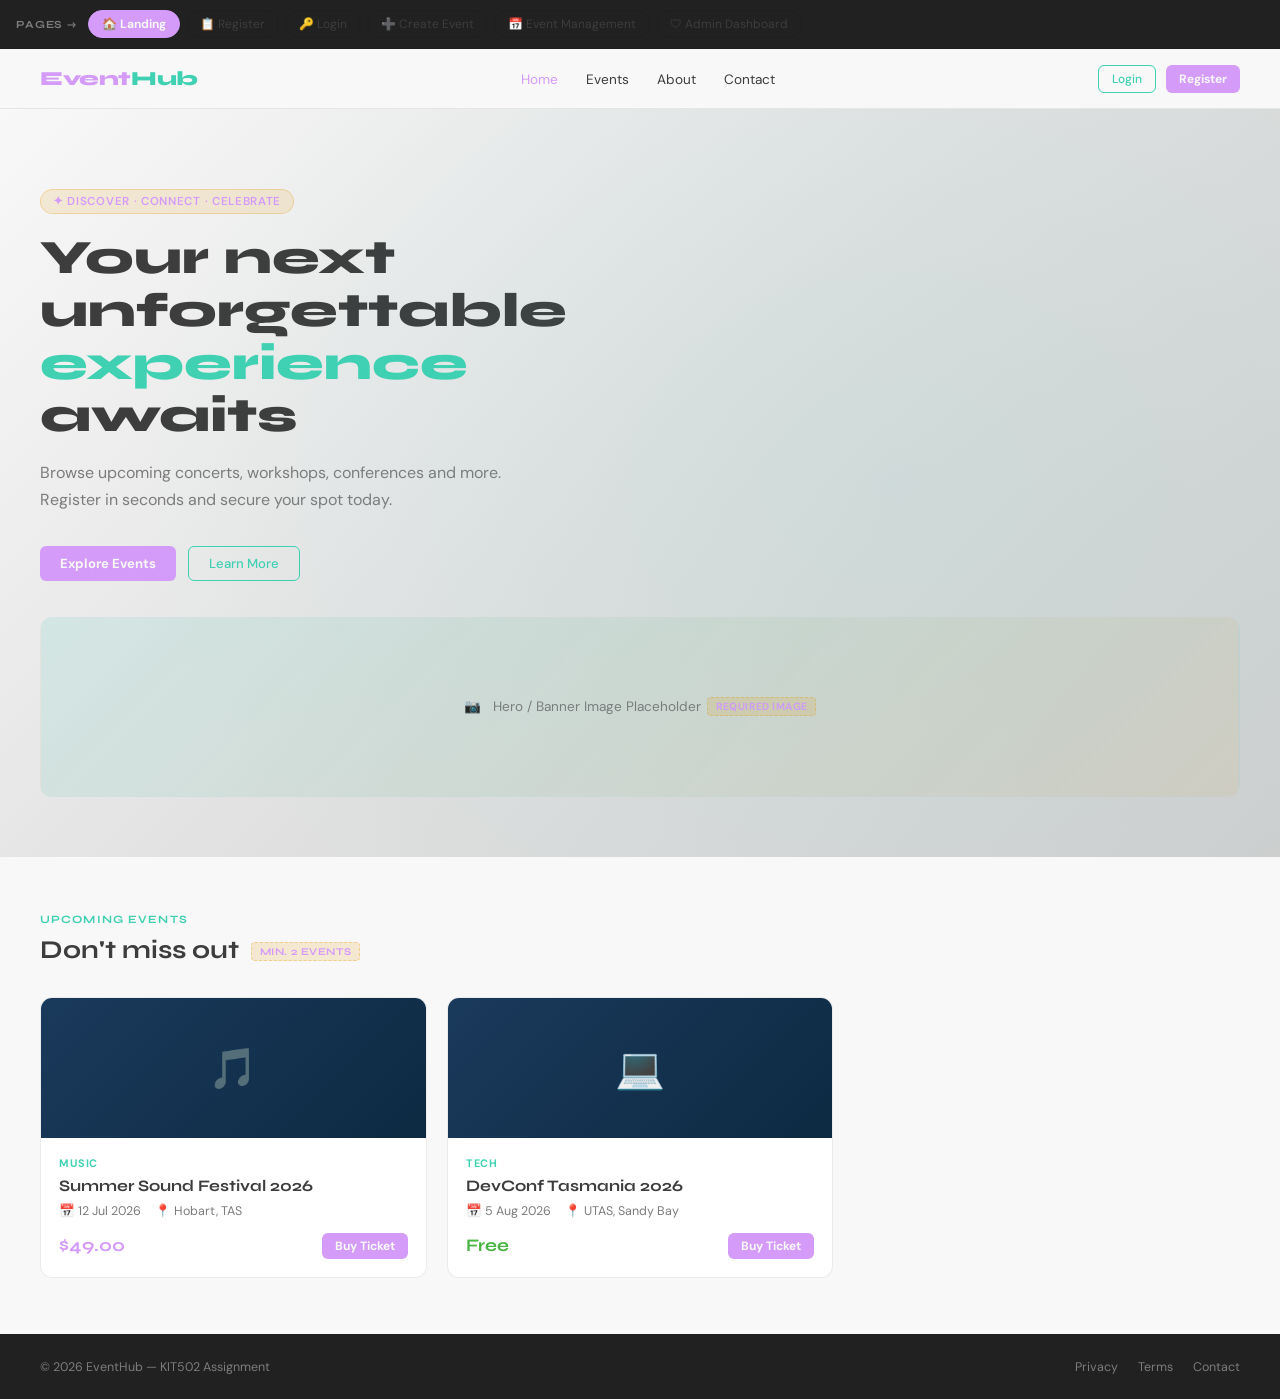
<file: newcolor.html>
<!DOCTYPE html>
<html lang="en">

<head>
    <meta charset="UTF-8">
    <meta name="viewport" content="width=device-width, initial-scale=1.0">
    <title>KIT502 – EventHub Wireframe</title>
    <link
        href="https://fonts.googleapis.com/css2?family=Syne:wght@400;600;700;800&family=DM+Sans:wght@300;400;500&display=swap"
        rel="stylesheet">
    <style>
        :root {
            /* Primary */
            --primary-100: #faf4ff;
            --primary-200: #f5e9fe;
            --primary: #d49bf9;
            --primary-400: #c87cf6;
            --primary-500: #7c1fac;

            /* Secondary */
            --secondary-100: #e6fffb;
            --secondary-200: #b2f5ea;
            --secondary: #3FD1B2;
            --secondary-400: #2BB39A;
            --secondary-500: #1F7A6E;

            /* Neutral */
            --white: #ffffff;
            --grey-100: #fafafa;
            --grey-200: #efefef;
            --grey-300: #dcdcdc;
            --grey-400: #bdbdbd;
            --grey-500: #989898;
            --grey-600: #7c7c7c;
            --grey-700: #656565;
            --grey-800: #3d3d3d;
            --black: #212121;

            /* States */
            --danger: #f32929;
            --success: #4bb543;
            --warning: #ff7e37;

            /* Background */
            --background: #f8f8f8;

            /* Aliases (important for your existing UI) */
            --ink: var(--background);
            --deep: var(--black);
            --panel: var(--white);
            --accent: var(--primary);
            --teal: var(--secondary);
            --muted: var(--grey-600);
            --light: var(--grey-800);
            --border: rgba(0, 0, 0, 0.08);
        }

        * {
            box-sizing: border-box;
            margin: 0;
            padding: 0;
        }

        body {
            font-family: 'DM Sans', sans-serif;


            background: var(--background);
            color: var(--grey-800);


            min-height: 100vh;
            display: flex;
            flex-direction: column;
        }

        /* ── PAGE SWITCHER ── */
        #page-bar {
            display: flex;
            gap: 6px;
            flex-wrap: wrap;
            padding: 10px 16px;
            background: var(--deep);
            border-bottom: 1px solid var(--border);
            position: sticky;
            top: 0;
            z-index: 999;
        }

        #page-bar span {
            font-family: 'Syne', sans-serif;
            font-size: .68rem;
            font-weight: 700;
            color: var(--muted);
            align-self: center;
            margin-right: 4px;
            letter-spacing: .08em;
            text-transform: uppercase;
        }

        .pg-btn {
            padding: 5px 13px;
            border: 1px solid var(--border);
            border-radius: 20px;
            font-family: 'DM Sans', sans-serif;
            font-size: .75rem;
            cursor: pointer;
            background: transparent;
            color: var(--light);
            transition: all .2s;
            white-space: nowrap;
        }

        .pg-btn:hover {
            border-color: var(--teal);
            color: var(--teal);
        }

        .pg-btn.active {
            background: var(--accent);
            border-color: var(--accent);
            color: var(--ink);
            font-weight: 700;
        }

        /* ── PAGES ── */
        .page {
            display: none;
            flex-direction: column;
            min-height: calc(100vh - 48px);
        }

        .page.active {
            display: flex;
        }

        /* ── SHARED NAV ── */
        nav {
            display: flex;
            align-items: center;
            justify-content: space-between;
            padding: 0 40px;
            height: 60px;
            background: var(--ink);
            border-bottom: 1px solid var(--border);
            flex-shrink: 0;
        }

        .nav-logo {
            font-family: 'Syne', sans-serif;
            font-size: 1.25rem;
            font-weight: 800;
            color: var(--accent);
            letter-spacing: -.02em;
        }

        .nav-logo span {
            color: var(--teal);
        }

        .nav-links {
            display: flex;
            gap: 28px;
            list-style: none;
        }

        .nav-links a {
            font-size: .85rem;
            color: var(--light);
            text-decoration: none;
            transition: color .2s;
            cursor: pointer;
        }

        .nav-links a:hover,
        .nav-links a.active {
            color: var(--accent);
        }

        .nav-cta {
            display: flex;
            gap: 10px;
        }

        .btn {
            padding: 8px 20px;
            border-radius: 6px;
            font-family: 'DM Sans', sans-serif;
            font-size: .82rem;
            font-weight: 500;
            cursor: pointer;
            transition: all .2s;
            border: none;
        }

        .btn-outline {
            background: transparent;
            border: 1px solid var(--teal);
            color: var(--teal);
        }

        .btn-outline:hover {
            background: var(--teal);
            color: var(--ink);
        }

        .btn-primary {
            background: var(--accent);
            color: var(--ink);
            font-weight: 700;
        }

        .btn-primary:hover {
            filter: brightness(1.1);
        }

        .btn-ghost {
            background: transparent;
            border: 1px solid var(--border);
            color: var(--light);
        }

        .btn-ghost:hover {
            border-color: var(--light);
        }

        .btn-danger {
            background: var(--danger);
            color: #fff;
        }

        .btn-sm {
            padding: 5px 13px;
            font-size: .75rem;
        }

        .btn-success {
            background: var(--success);
            color: #fff;
        }

        /* ── HERO ── */
        .hero {
            padding: 80px 40px 60px;
            background: linear-gradient(135deg, #f8f8f8 0%, #e0e0e0 50%, #cfcfcf 100%);
            position: relative;
            overflow: hidden;
        }

        .hero::before {
            content: '';
            position: absolute;
            inset: 0;
            background: radial-gradient(ellipse 60% 80% at 70% 50%, rgba(46, 196, 182, .08), transparent);
        }

        .hero-badge {
            display: inline-block;
            padding: 4px 12px;
            background: rgba(232, 160, 32, .15);
            border: 1px solid rgba(232, 160, 32, .3);
            border-radius: 20px;
            font-size: .72rem;
            font-weight: 600;
            color: var(--accent);
            letter-spacing: .06em;
            text-transform: uppercase;
            margin-bottom: 18px;
        }

        .hero h1 {
            font-family: 'Syne', sans-serif;
            font-size: 3rem;
            font-weight: 800;
            line-height: 1.1;
            margin-bottom: 16px;
            max-width: 560px;
        }

        .hero h1 em {
            font-style: normal;
            color: var(--teal);
        }

        .hero p {
            color: var(--muted);
            max-width: 480px;
            line-height: 1.7;
            margin-bottom: 32px;
        }

        .hero-btns {
            display: flex;
            gap: 12px;
            flex-wrap: wrap;
        }

        /* ── EVENT CARDS ── */
        .section {
            padding: 56px 40px;
        }

        .section-label {
            font-family: 'Syne', sans-serif;
            font-size: .7rem;
            font-weight: 700;
            letter-spacing: .1em;
            text-transform: uppercase;
            color: var(--teal);
            margin-bottom: 8px;
        }

        .section-title {
            font-family: 'Syne', sans-serif;
            font-size: 1.6rem;
            font-weight: 700;
            margin-bottom: 32px;
        }

        .events-grid {
            display: grid;
            grid-template-columns: repeat(auto-fill, minmax(300px, 1fr));
            gap: 20px;
        }

        .event-card {
            background: var(--panel);
            border: 1px solid var(--border);
            border-radius: 12px;
            overflow: hidden;
            transition: transform .2s, border-color .2s;
        }

        .event-card:hover {
            transform: translateY(-3px);
            border-color: var(--teal);
        }

        .event-img {
            height: 140px;
            background: linear-gradient(135deg, #1a3a5c, #0d2a42);
            display: flex;
            align-items: center;
            justify-content: center;
            font-size: 2.5rem;
        }

        .event-body {
            padding: 18px;
        }

        .event-cat {
            font-size: .68rem;
            font-weight: 700;
            text-transform: uppercase;
            letter-spacing: .08em;
            color: var(--teal);
            margin-bottom: 6px;
        }

        .event-title {
            font-family: 'Syne', sans-serif;
            font-size: 1rem;
            font-weight: 700;
            margin-bottom: 8px;
        }

        .event-meta {
            display: flex;
            gap: 14px;
            margin-bottom: 14px;
            flex-wrap: wrap;
        }

        .event-meta span {
            font-size: .78rem;
            color: var(--muted);
            display: flex;
            align-items: center;
            gap: 4px;
        }

        .event-footer {
            display: flex;
            align-items: center;
            justify-content: space-between;
        }

        .price {
            font-family: 'Syne', sans-serif;
            font-size: 1.1rem;
            font-weight: 700;
            color: var(--accent);
        }

        .price.free {
            color: var(--success);
        }

        /* ── FORM PAGES ── */
        .form-page {
            flex: 1;
            display: flex;
            align-items: center;
            justify-content: center;
            padding: 40px 20px;
            background: var(--ink);
        }

        .form-card {
            background: var(--panel);
            border: 1px solid var(--border);
            border-radius: 16px;
            padding: 40px;
            width: 100%;
            max-width: 480px;
        }

        .form-title {
            font-family: 'Syne', sans-serif;
            font-size: 1.5rem;
            font-weight: 800;
            margin-bottom: 4px;
        }

        .form-sub {
            color: var(--muted);
            font-size: .85rem;
            margin-bottom: 28px;
        }

        .form-group {
            margin-bottom: 18px;
        }

        label {
            display: block;
            font-size: .78rem;
            font-weight: 500;
            color: var(--light);
            margin-bottom: 6px;
            letter-spacing: .03em;
        }

        input,
        select,
        textarea {
            width: 100%;
            padding: 10px 14px;
            background: rgba(255, 255, 255, .05);
            border: 1px solid var(--border);
            border-radius: 8px;
            color: var(--white);
            font-family: 'DM Sans', sans-serif;
            font-size: .88rem;
            outline: none;
            transition: border-color .2s;
        }

        input:focus,
        select:focus,
        textarea:focus {
            border-color: var(--teal);
        }

        select option {
            background: var(--deep);
        }

        .row-2 {
            display: grid;
            grid-template-columns: 1fr 1fr;
            gap: 14px;
        }

        .form-hint {
            font-size: .72rem;
            color: var(--muted);
            margin-top: 4px;
        }

        .form-actions {
            display: flex;
            gap: 10px;
            margin-top: 24px;
        }

        .form-actions .btn {
            flex: 1;
            padding: 11px;
        }

        .divider {
            text-align: center;
            color: var(--muted);
            font-size: .8rem;
            margin: 18px 0;
            position: relative;
        }

        .divider::before,
        .divider::after {
            content: '';
            position: absolute;
            top: 50%;
            width: 40%;
            height: 1px;
            background: var(--border);
        }

        .divider::before {
            left: 0;
        }

        .divider::after {
            right: 0;
        }

        .link-row {
            text-align: center;
            font-size: .82rem;
            color: var(--muted);
            margin-top: 16px;
        }

        .link-row a {
            color: var(--teal);
            cursor: pointer;
        }

        /* ── TABLE ── */
        .content-wrap {
            flex: 1;
            padding: 36px 40px;
        }

        .page-header {
            display: flex;
            align-items: center;
            justify-content: space-between;
            margin-bottom: 28px;
        }

        .page-header h2 {
            font-family: 'Syne', sans-serif;
            font-size: 1.5rem;
            font-weight: 800;
        }

        table {
            width: 100%;
            border-collapse: collapse;
        }

        th {
            font-size: .72rem;
            text-transform: uppercase;
            letter-spacing: .07em;
            color: var(--muted);
            padding: 10px 14px;
            text-align: left;
            border-bottom: 1px solid var(--border);
        }

        td {
            padding: 14px 14px;
            border-bottom: 1px solid rgba(200, 216, 234, .06);
            font-size: .85rem;
            vertical-align: middle;
        }

        tr:hover td {
            background: rgba(255, 255, 255, .02);
        }

        .badge {
            display: inline-block;
            padding: 3px 10px;
            border-radius: 20px;
            font-size: .68rem;
            font-weight: 700;
            text-transform: uppercase;
            letter-spacing: .04em;
        }

        .badge-confirmed {
            background: rgba(61, 191, 126, .15);
            color: var(--success);
        }

        .badge-draft {
            background: rgba(107, 127, 150, .15);
            color: var(--muted);
        }

        .badge-cancelled {
            background: rgba(224, 82, 82, .15);
            color: var(--danger);
        }

        .td-actions {
            display: flex;
            gap: 6px;
        }

        /* ── ADMIN DASHBOARD ── */
        .stats-grid {
            display: grid;
            grid-template-columns: repeat(auto-fill, minmax(200px, 1fr));
            gap: 16px;
            margin-bottom: 32px;
        }

        .stat-card {
            background: var(--panel);
            border: 1px solid var(--border);
            border-radius: 12px;
            padding: 22px 24px;
        }

        .stat-icon {
            font-size: 1.5rem;
            margin-bottom: 10px;
        }

        .stat-val {
            font-family: 'Syne', sans-serif;
            font-size: 2rem;
            font-weight: 800;
            margin-bottom: 2px;
        }

        .stat-label {
            font-size: .78rem;
            color: var(--muted);
        }

        .admin-grid {
            display: grid;
            grid-template-columns: 1fr 1fr;
            gap: 20px;
        }

        .admin-panel {
            background: var(--panel);
            border: 1px solid var(--border);
            border-radius: 12px;
            padding: 24px;
        }

        .admin-panel h3 {
            font-family: 'Syne', sans-serif;
            font-size: 1rem;
            font-weight: 700;
            margin-bottom: 16px;
            display: flex;
            align-items: center;
            gap: 8px;
        }

        /* ── FOOTER ── */
        footer {
            padding: 24px 40px;
            background: var(--deep);
            border-top: 1px solid var(--border);
            display: flex;
            align-items: center;
            justify-content: space-between;
            flex-shrink: 0;
        }

        footer p {
            font-size: .78rem;
            color: var(--muted);
        }

        footer .footer-links {
            display: flex;
            gap: 20px;
        }

        footer .footer-links a {
            font-size: .78rem;
            color: var(--muted);
            text-decoration: none;
        }

        footer .footer-links a:hover {
            color: var(--teal);
        }

        /* ── ANNOTATION CHIP ── */
        .annot {
            display: inline-block;
            padding: 2px 8px;
            border-radius: 4px;
            background: rgba(232, 160, 32, .18);
            border: 1px dashed rgba(232, 160, 32, .4);
            font-size: .65rem;
            font-weight: 700;
            color: var(--accent);
            letter-spacing: .04em;
            text-transform: uppercase;
            margin-left: 6px;
            vertical-align: middle;
        }

        /* Role pill in nav */
        .role-pill {
            padding: 3px 10px;
            border-radius: 20px;
            font-size: .68rem;
            font-weight: 700;
            background: rgba(46, 196, 182, .15);
            color: var(--teal);
            border: 1px solid rgba(46, 196, 182, .3);
        }

        .user-chip {
            display: flex;
            align-items: center;
            gap: 8px;
            font-size: .82rem;
            color: var(--light);
        }

        .avatar {
            width: 30px;
            height: 30px;
            border-radius: 50%;
            background: linear-gradient(135deg, var(--teal), var(--accent));
            display: flex;
            align-items: center;
            justify-content: center;
            font-size: .7rem;
            font-weight: 800;
            color: var(--ink);
        }

        /* upload box */
        .upload-box {
            border: 2px dashed var(--border);
            border-radius: 8px;
            padding: 24px;
            text-align: center;
            color: var(--muted);
            font-size: .82rem;
            cursor: pointer;
            transition: all .2s;
        }

        .upload-box:hover {
            border-color: var(--teal);
            color: var(--teal);
        }

        @media(max-width:640px) {
            .hero h1 {
                font-size: 2rem;
            }

            .admin-grid {
                grid-template-columns: 1fr;
            }

            nav {
                padding: 0 16px;
            }

            .content-wrap {
                padding: 24px 16px;
            }

            .section {
                padding: 32px 16px;
            }
        }
    </style>
</head>

<body>

    <!-- PAGE SWITCHER BAR -->
    <div id="page-bar">
        <span>Pages →</span>
        <button class="pg-btn active" onclick="show('landing')">🏠 Landing</button>
        <button class="pg-btn" onclick="show('register')">📋 Register</button>
        <button class="pg-btn" onclick="show('login')">🔑 Login</button>
        <button class="pg-btn" onclick="show('create-event')">➕ Create Event</button>
        <button class="pg-btn" onclick="show('event-mgmt')">📅 Event Management</button>
        <button class="pg-btn" onclick="show('admin')">🛡 Admin Dashboard</button>
    </div>

    <!-- ══════════════════════════════════════════
     PAGE 1 — LANDING
═══════════════════════════════════════════ -->
    <div id="page-landing" class="page active">
        <nav>
            <div class="nav-logo">Event<span>Hub</span></div>
            <ul class="nav-links">
                <li><a class="active">Home</a></li>
                <li><a>Events</a></li>
                <li><a>About</a></li>
                <li><a>Contact</a></li>
            </ul>
            <div class="nav-cta">
                <button class="btn btn-outline btn-sm" onclick="show('login')">Login</button>
                <button class="btn btn-primary btn-sm" onclick="show('register')">Register</button>
            </div>
        </nav>

        <div class="hero">
            <div class="hero-badge">✦ Discover · Connect · Celebrate</div>
            <h1>Your next unforgettable<br><em>experience</em> awaits</h1>
            <p>Browse upcoming concerts, workshops, conferences and more. Register in seconds and secure your spot
                today.</p>
            <div class="hero-btns">
                <button class="btn btn-primary">Explore Events</button>
                <button class="btn btn-outline">Learn More</button>
            </div>
            <div
                style="margin-top:36px;height:180px;background:linear-gradient(135deg,rgba(46,196,182,.12),rgba(232,160,32,.08));border:1px dashed rgba(200,216,234,.2);border-radius:12px;display:flex;align-items:center;justify-content:center;color:var(--muted);font-size:.85rem;">
                📷 &nbsp; Hero / Banner Image Placeholder <span class="annot">required image</span>
            </div>
        </div>

        <div class="section">
            <div class="section-label">Upcoming Events</div>
            <div class="section-title">Don't miss out <span class="annot">min. 2 events</span></div>
            <div class="events-grid">
                <div class="event-card">
                    <div class="event-img">🎵</div>
                    <div class="event-body">
                        <div class="event-cat">Music</div>
                        <div class="event-title">Summer Sound Festival 2026</div>
                        <div class="event-meta">
                            <span>📅 12 Jul 2026</span>
                            <span>📍 Hobart, TAS</span>
                        </div>
                        <div class="event-footer">
                            <div class="price">$49.00</div>
                            <button class="btn btn-primary btn-sm">Buy Ticket</button>
                        </div>
                    </div>
                </div>
                <div class="event-card">
                    <div class="event-img">💻</div>
                    <div class="event-body">
                        <div class="event-cat">Tech</div>
                        <div class="event-title">DevConf Tasmania 2026</div>
                        <div class="event-meta">
                            <span>📅 5 Aug 2026</span>
                            <span>📍 UTAS, Sandy Bay</span>
                        </div>
                        <div class="event-footer">
                            <div class="price free">Free</div>
                            <button class="btn btn-primary btn-sm">Buy Ticket</button>
                        </div>
                    </div>
                </div>
            </div>
        </div>

        <footer>
            <p>© 2026 EventHub — KIT502 Assignment</p>
            <div class="footer-links">
                <a>Privacy</a><a>Terms</a><a>Contact</a>
            </div>
        </footer>
    </div>

    <!-- ══════════════════════════════════════════
     PAGE 2 — REGISTER
═══════════════════════════════════════════ -->
    <div id="page-register" class="page">
        <nav>
            <div class="nav-logo">Event<span>Hub</span></div>
            <ul class="nav-links">
                <li><a onclick="show('landing')">Home</a></li>
                <li><a>Events</a></li>
            </ul>
            <div class="nav-cta">
                <button class="btn btn-outline btn-sm" onclick="show('login')">Login</button>
            </div>
        </nav>

        <div class="form-page">
            <div class="form-card">
                <div class="form-title">Create Account</div>
                <div class="form-sub">Join EventHub to organise or attend events <span class="annot">JS
                        validation</span></div>

                <div class="form-group">
                    <label>Role <span class="annot">required</span></label>
                    <select>
                        <option value="">— Select your role —</option>
                        <option>Attendee</option>
                        <option>Organiser</option>
                    </select>
                </div>
                <div class="form-group">
                    <label>Full Name <span class="annot">required</span></label>
                    <input type="text" placeholder="e.g. Jane Smith">
                </div>
                <div class="form-group">
                    <label>Email Address <span class="annot">valid format check</span></label>
                    <input type="email" placeholder="jane@example.com">
                </div>
                <div class="row-2">
                    <div class="form-group">
                        <label>Password <span class="annot">policy enforced</span></label>
                        <input type="password" placeholder="••••••••">
                        <div class="form-hint">Min 6 chars · 1 upper · 1 lower · 1 special</div>
                    </div>
                    <div class="form-group">
                        <label>Confirm Password <span class="annot">must match</span></label>
                        <input type="password" placeholder="••••••••">
                    </div>
                </div>

                <div class="form-actions">
                    <button class="btn btn-ghost"
                        onclick="this.closest('.form-card').querySelectorAll('input,select').forEach(e=>e.value='')">Reset</button>
                    <button class="btn btn-primary" onclick="show('landing')">Register</button>
                </div>
                <div class="link-row">Already have an account? <a onclick="show('login')">Login here</a></div>
            </div>
        </div>

        <footer>
            <p>© 2026 EventHub</p>
            <div class="footer-links"><a>Privacy</a><a>Terms</a></div>
        </footer>
    </div>

    <!-- ══════════════════════════════════════════
     PAGE 3 — LOGIN
═══════════════════════════════════════════ -->
    <div id="page-login" class="page">
        <nav>
            <div class="nav-logo">Event<span>Hub</span></div>
            <ul class="nav-links">
                <li><a onclick="show('landing')">Home</a></li>
                <li><a>Events</a></li>
            </ul>
            <div class="nav-cta">
                <button class="btn btn-primary btn-sm" onclick="show('register')">Register</button>
            </div>
        </nav>

        <div class="form-page">
            <div class="form-card">
                <div class="form-title">Welcome Back</div>
                <div class="form-sub">Sign in to your EventHub account <span class="annot">JS validation</span></div>

                <div class="form-group">
                    <label>Email Address <span class="annot">required</span></label>
                    <input type="email" placeholder="jane@example.com">
                </div>
                <div class="form-group">
                    <label>Password <span class="annot">required</span></label>
                    <input type="password" placeholder="••••••••">
                </div>

                <div class="form-actions">
                    <button class="btn btn-primary" style="flex:1" onclick="show('landing')">Login</button>
                </div>
                <div class="divider">or</div>
                <div class="link-row">Don't have an account? <a onclick="show('register')">Register now</a></div>
            </div>
        </div>

        <footer>
            <p>© 2026 EventHub</p>
            <div class="footer-links"><a>Privacy</a><a>Terms</a></div>
        </footer>
    </div>

    <!-- ══════════════════════════════════════════
     PAGE 4 — CREATE EVENT
═══════════════════════════════════════════ -->
    <div id="page-create-event" class="page">
        <nav>
            <div class="nav-logo">Event<span>Hub</span></div>
            <ul class="nav-links">
                <li><a onclick="show('landing')">Home</a></li>
                <li><a onclick="show('event-mgmt')">My Events</a></li>
            </ul>
            <div class="nav-cta">
                <div class="user-chip">
                    <div class="avatar">JD</div> Jane D. <span class="role-pill">Organiser</span>
                </div>
            </div>
        </nav>

        <div class="content-wrap" style="max-width:760px;margin:0 auto;width:100%;">
            <div class="page-header">
                <h2>Create New Event <span class="annot">JS validation</span></h2>
                <button class="btn btn-ghost btn-sm" onclick="show('event-mgmt')">← Back to Events</button>
            </div>

            <div style="background:var(--panel);border:1px solid var(--border);border-radius:12px;padding:32px;">
                <div class="form-group">
                    <label>Event Title <span class="annot">required</span></label>
                    <input type="text" placeholder="e.g. Annual Coding Bootcamp">
                </div>
                <div class="form-group">
                    <label>Description <span class="annot">required</span></label>
                    <textarea rows="4" placeholder="Describe the event…" style="resize:vertical;"></textarea>
                </div>
                <div class="row-2">
                    <div class="form-group">
                        <label>Start Date &amp; Time <span class="annot">required</span></label>
                        <input type="datetime-local">
                    </div>
                    <div class="form-group">
                        <label>End Date &amp; Time <span class="annot">required</span></label>
                        <input type="datetime-local">
                    </div>
                </div>
                <div class="row-2">
                    <div class="form-group">
                        <label>Location <span class="annot">required</span></label>
                        <input type="text" placeholder="Venue / Address">
                    </div>
                    <div class="form-group">
                        <label>Capacity <span class="annot">required</span></label>
                        <input type="number" placeholder="e.g. 200">
                    </div>
                </div>
                <div class="row-2">
                    <div class="form-group">
                        <label>Ticket Price ($) <span class="annot">required</span></label>
                        <input type="number" step="0.01" placeholder="0.00 for free">
                    </div>
                    <div class="form-group">
                        <label>Status <span class="annot">required</span></label>
                        <select>
                            <option>Draft</option>
                            <option>Confirmed</option>
                            <option>Cancelled</option>
                        </select>
                    </div>
                </div>
                <div class="form-group">
                    <label>Event Image <span class="annot">optional</span></label>
                    <div class="upload-box">📁 &nbsp; Click or drag to upload image</div>
                </div>
                <div class="form-actions">
                    <button class="btn btn-ghost"
                        onclick="this.closest('div').querySelectorAll('input,select,textarea').forEach(e=>e.value='')">Reset
                        Form</button>
                    <button class="btn btn-primary"
                        onclick="alert('New event has been created');show('event-mgmt')">Create
                        Event</button>
                </div>
            </div>
        </div>

        <footer>
            <p>© 2026 EventHub</p>
            <div class="footer-links"><a>Privacy</a><a>Terms</a></div>
        </footer>
    </div>

    <!-- ══════════════════════════════════════════
     PAGE 5 — EVENT MANAGEMENT
═══════════════════════════════════════════ -->
    <div id="page-event-mgmt" class="page">
        <nav>
            <div class="nav-logo">Event<span>Hub</span></div>
            <ul class="nav-links">
                <li><a onclick="show('landing')">Home</a></li>
                <li><a class="active">My Events</a></li>
            </ul>
            <div class="nav-cta">
                <div class="user-chip">
                    <div class="avatar">JD</div> Jane D. <span class="role-pill">Organiser</span>
                </div>
            </div>
        </nav>

        <div class="content-wrap">
            <div class="page-header">
                <h2>Event Management <span class="annot">4 dummy events</span></h2>
                <button class="btn btn-primary btn-sm" onclick="show('create-event')">+ Create Event</button>
            </div>

            <div style="overflow-x:auto;background:var(--panel);border:1px solid var(--border);border-radius:12px;">
                <table>
                    <thead>
                        <tr>
                            <th>Event</th>
                            <th>Date &amp; Time</th>
                            <th>Organiser</th>
                            <th>Status</th>
                            <th>Capacity</th>
                            <th>Actions</th>
                        </tr>
                    </thead>
                    <tbody>
                        <tr>
                            <td>
                                <div style="font-weight:600;">Summer Sound Festival 2026</div>
                                <div style="font-size:.75rem;color:var(--muted);margin-top:2px;">Join us for a night of
                                    live music from
                                    local and interstate acts at the waterfront…</div>
                            </td>
                            <td>12 Jul 2026<br><span style="color:var(--muted);font-size:.78rem;">6:00 PM</span></td>
                            <td>Jane Doe</td>
                            <td><span class="badge badge-confirmed">Confirmed</span></td>
                            <td>500</td>
                            <td>
                                <div class="td-actions">
                                    <button class="btn btn-ghost btn-sm"
                                        onclick="alert('Edit event: Summer Sound Festival')">Edit</button>
                                    <button class="btn btn-danger btn-sm"
                                        onclick="alert('Delete event: Summer Sound Festival')">Delete</button>
                                </div>
                            </td>
                        </tr>
                        <tr>
                            <td>
                                <div style="font-weight:600;">DevConf Tasmania 2026</div>
                                <div style="font-size:.75rem;color:var(--muted);margin-top:2px;">Two-day developer
                                    conference featuring
                                    talks on AI, cloud infrastructure and open…</div>
                            </td>
                            <td>5 Aug 2026<br><span style="color:var(--muted);font-size:.78rem;">9:00 AM</span></td>
                            <td>Jane Doe</td>
                            <td><span class="badge badge-confirmed">Confirmed</span></td>
                            <td>250</td>
                            <td>
                                <div class="td-actions">
                                    <button class="btn btn-ghost btn-sm"
                                        onclick="alert('Edit event: DevConf Tasmania')">Edit</button>
                                    <button class="btn btn-danger btn-sm"
                                        onclick="alert('Delete event: DevConf Tasmania')">Delete</button>
                                </div>
                            </td>
                        </tr>
                        <tr>
                            <td>
                                <div style="font-weight:600;">Watercolour Workshop for Beginners</div>
                                <div style="font-size:.75rem;color:var(--muted);margin-top:2px;">Learn foundational
                                    watercolour
                                    techniques with professional artist Sarah Lim in a…</div>
                            </td>
                            <td>22 Aug 2026<br><span style="color:var(--muted);font-size:.78rem;">2:00 PM</span></td>
                            <td>Jane Doe</td>
                            <td><span class="badge badge-draft">Draft</span></td>
                            <td>30</td>
                            <td>
                                <div class="td-actions">
                                    <button class="btn btn-ghost btn-sm"
                                        onclick="alert('Edit event: Watercolour Workshop')">Edit</button>
                                    <button class="btn btn-danger btn-sm"
                                        onclick="alert('Delete event: Watercolour Workshop')">Delete</button>
                                </div>
                            </td>
                        </tr>
                        <tr>
                            <td>
                                <div style="font-weight:600;">Startup Pitch Night – Hobart</div>
                                <div style="font-size:.75rem;color:var(--muted);margin-top:2px;">Eight local startups
                                    present their
                                    ideas to a panel of investors and industry leaders…</div>
                            </td>
                            <td>3 Jun 2026<br><span style="color:var(--muted);font-size:.78rem;">7:00 PM</span></td>
                            <td>Jane Doe</td>
                            <td><span class="badge badge-cancelled">Cancelled</span></td>
                            <td>120</td>
                            <td>
                                <div class="td-actions">
                                    <button class="btn btn-ghost btn-sm"
                                        onclick="alert('Edit event: Startup Pitch Night')">Edit</button>
                                    <button class="btn btn-danger btn-sm"
                                        onclick="alert('Delete event: Startup Pitch Night')">Delete</button>
                                </div>
                            </td>
                        </tr>
                    </tbody>
                </table>
            </div>
            <div style="margin-top:12px;font-size:.75rem;color:var(--muted);">Showing 4 events — sorted newest to oldest
                <span class="annot">descending date order</span></div>
        </div>

        <footer>
            <p>© 2026 EventHub</p>
            <div class="footer-links"><a>Privacy</a><a>Terms</a></div>
        </footer>
    </div>

    <!-- ══════════════════════════════════════════
     PAGE 6 — ADMIN DASHBOARD
═══════════════════════════════════════════ -->
    <div id="page-admin" class="page">
        <nav>
            <div class="nav-logo">Event<span>Hub</span></div>
            <ul class="nav-links">
                <li><a onclick="show('landing')">Home</a></li>
                <li><a onclick="show('event-mgmt')">Events</a></li>
                <li><a class="active">Dashboard</a></li>
            </ul>
            <div class="nav-cta">
                <div class="user-chip">
                    <div class="avatar" style="background:linear-gradient(135deg,var(--danger),#c0392b);">AD</div>
                    Admin
                    <span class="role-pill"
                        style="background:rgba(224,82,82,.15);color:var(--danger);border-color:rgba(224,82,82,.3);">Admin</span>
                </div>
            </div>
        </nav>

        <div class="content-wrap">
            <div class="page-header">
                <h2>Admin Dashboard</h2>
            </div>

            <div class="stats-grid">
                <div class="stat-card">
                    <div class="stat-icon">👥</div>
                    <div class="stat-val" style="color:var(--teal);">142</div>
                    <div class="stat-label">Total Users</div>
                </div>
                <div class="stat-card">
                    <div class="stat-icon">📅</div>
                    <div class="stat-val" style="color:var(--accent);">38</div>
                    <div class="stat-label">Total Events</div>
                </div>
                <div class="stat-card">
                    <div class="stat-icon">⏳</div>
                    <div class="stat-val" style="color:var(--success);">14</div>
                    <div class="stat-label">Upcoming Events</div>
                </div>
                <div class="stat-card">
                    <div class="stat-icon">🎟</div>
                    <div class="stat-val" style="color:#b07eff;">319</div>
                    <div class="stat-label">Registrations</div>
                </div>
            </div>

            <div class="admin-grid">
                <div class="admin-panel">
                    <h3>📅 All Events <button class="btn btn-primary btn-sm" style="margin-left:auto;"
                            onclick="show('create-event')">+ New</button></h3>
                    <table>
                        <thead>
                            <tr>
                                <th>Title</th>
                                <th>Status</th>
                                <th>Actions</th>
                            </tr>
                        </thead>
                        <tbody>
                            <tr>
                                <td>Summer Sound Festival</td>
                                <td><span class="badge badge-confirmed">Confirmed</span></td>
                                <td>
                                    <div class="td-actions">
                                        <button class="btn btn-ghost btn-sm" onclick="alert('Edit event')">Edit</button>
                                        <button class="btn btn-danger btn-sm"
                                            onclick="alert('Delete event')">Del</button>
                                    </div>
                                </td>
                            </tr>
                            <tr>
                                <td>DevConf Tasmania</td>
                                <td><span class="badge badge-confirmed">Confirmed</span></td>
                                <td>
                                    <div class="td-actions">
                                        <button class="btn btn-ghost btn-sm" onclick="alert('Edit event')">Edit</button>
                                        <button class="btn btn-danger btn-sm"
                                            onclick="alert('Delete event')">Del</button>
                                    </div>
                                </td>
                            </tr>
                            <tr>
                                <td>Watercolour Workshop</td>
                                <td><span class="badge badge-draft">Draft</span></td>
                                <td>
                                    <div class="td-actions">
                                        <button class="btn btn-ghost btn-sm" onclick="alert('Edit event')">Edit</button>
                                        <button class="btn btn-danger btn-sm"
                                            onclick="alert('Delete event')">Del</button>
                                    </div>
                                </td>
                            </tr>
                        </tbody>
                    </table>
                </div>

                <div class="admin-panel">
                    <h3>👥 All Users <button class="btn btn-primary btn-sm" style="margin-left:auto;">+ Add
                            User</button></h3>
                    <table>
                        <thead>
                            <tr>
                                <th>Name</th>
                                <th>Role</th>
                                <th>Actions</th>
                            </tr>
                        </thead>
                        <tbody>
                            <tr>
                                <td>
                                    <div>Jane Doe</div>
                                    <div style="font-size:.72rem;color:var(--muted);">jane@example.com</div>
                                </td>
                                <td><span class="badge"
                                        style="background:rgba(46,196,182,.15);color:var(--teal);">Organiser</span></td>
                                <td>
                                    <div class="td-actions">
                                        <button class="btn btn-ghost btn-sm" onclick="alert('Edit user')">Edit</button>
                                        <button class="btn btn-danger btn-sm"
                                            onclick="alert('Delete user')">Del</button>
                                    </div>
                                </td>
                            </tr>
                            <tr>
                                <td>
                                    <div>Alex Kim</div>
                                    <div style="font-size:.72rem;color:var(--muted);">alex@example.com</div>
                                </td>
                                <td><span class="badge"
                                        style="background:rgba(176,126,255,.15);color:#b07eff;">Attendee</span></td>
                                <td>
                                    <div class="td-actions">
                                        <button class="btn btn-ghost btn-sm" onclick="alert('Edit user')">Edit</button>
                                        <button class="btn btn-danger btn-sm"
                                            onclick="alert('Delete user')">Del</button>
                                    </div>
                                </td>
                            </tr>
                            <tr>
                                <td>
                                    <div>Maria Torres</div>
                                    <div style="font-size:.72rem;color:var(--muted);">admin@eventhub.com</div>
                                </td>
                                <td><span class="badge"
                                        style="background:rgba(224,82,82,.15);color:var(--danger);">Admin</span></td>
                                <td>
                                    <div class="td-actions">
                                        <button class="btn btn-ghost btn-sm" onclick="alert('Edit user')">Edit</button>
                                        <button class="btn btn-danger btn-sm"
                                            onclick="alert('Delete user')">Del</button>
                                    </div>
                                </td>
                            </tr>
                        </tbody>
                    </table>
                    <div style="margin-top:12px;font-size:.75rem;color:var(--muted);">
                        <span class="annot">promote / demote</span> controls available in full edit view
                    </div>
                </div>
            </div>
        </div>

        <footer>
            <p>© 2026 EventHub</p>
            <div class="footer-links"><a>Privacy</a><a>Terms</a></div>
        </footer>
    </div>

    <script>
        function show(id) {
            document.querySelectorAll('.page').forEach(p => p.classList.remove('active'))
            document.querySelectorAll('.pg-btn').forEach(b => b.classList.remove('active'))
            document.getElementById('page-' + id).classList.add('active')
            const map = { landing: 0, register: 1, login: 2, 'create-event': 3, 'event-mgmt': 4, admin: 5 }
            document.querySelectorAll('.pg-btn')[map[id]].classList.add('active')
            window.scrollTo(0, 0)
        }
    </script>
</body>

</html>
</file>
<file: global.css>
:root {
    /* Primary */
    --primary-100: #faf4ff;
    --primary-200: #f5e9fe;
    --primary: #d49bf9;
    --primary-400: #c87cf6;
    --primary-500: #7c1fac;

    /* Secondary */
    --secondary-100: #e6fffb;
    --secondary-200: #b2f5ea;
    --secondary: #3fd1b2;
    --secondary-400: #2bb39a;
    --secondary-500: #1f7a6e;

    /* Neutral */
    --white: #ffffff;
    --grey-100: #fafafa;
    --grey-200: #efefef;
    --grey-300: #dcdcdc;
    --grey-400: #bdbdbd;
    --grey-500: #989898;
    --grey-600: #7c7c7c;
    --grey-700: #656565;
    --grey-800: #3d3d3d;
    --black: #212121;

    /* States */
    --danger: #f32929;
    --danger-400: #be1717;
    --danger-100: #ffe1e1;
    --success: #4bb543;
    --warning: #ff7e37;

    /* Background */
    --background: #f8f8f8;

    /* Font*/
    --font-family: 'Lexend', sans-serif;

    /* Font Sizes */
    --font-xs: 12px;
    --font-sm: 14px;
    --font-md: 16px;
    --font-lg: 18px;
    --font-xl: 24px;
}

html,
body {
    font-family: var(--font-family);
    font-size: var(--font-md);
    color: var(--black);
    background-color: var(--background);
    margin: 0;
    padding: 0;
}

h1 {
    font-size: var(--font-xl);
    font-weight: 700;
    margin-bottom: 0.5em;
}
h2 {
    font-size: var(--font-lg);
    font-weight: 600;
    margin-bottom: 0.5em;
}
h3 {
    font-size: var(--font-md);
    font-weight: 600;
    margin-bottom: 0.5em;
}
h4 {
    font-size: var(--font-sm);
    font-weight: 500;
    margin-bottom: 0.5em;
}

p {
    font-size: var(--font-md);
    line-height: 1.5em;
    margin-bottom: 1em;
}

a {
    text-decoration: none;
    color: var(--primary);
    transition: color 0.2s ease;
}
a:hover {
    color: var(--primary-400);
}

/*Text Utilities */

.text-primary {
    color: var(--primary) !important;
}
.text-primary-hover:hover {
    color: var(--primary-400) !important;
}

.text-secondary {
    color: var(--secondary) !important;
}
.text-secondary-hover:hover {
    color: var(--secondary-400) !important;
}

.text-danger {
    color: var(--danger) !important;
}
.text-danger-hover:hover {
    color: var(--danger-400) !important;
}

.text-white {
    color: var(--white) !important;
}
.text-black {
    color: var(--black) !important;
}
.text-muted {
    color: var(--grey-500) !important;
}

.text-center {
    text-align: center !important;
}
.text-left {
    text-align: left !important;
}
.text-right {
    text-align: right !important;
}

.font-xs {
    font-size: var(--font-xs) !important;
}
.font-sm {
    font-size: var(--font-sm) !important;
}
.font-md {
    font-size: var(--font-md) !important;
}
.font-lg {
    font-size: var(--font-lg) !important;
}
.font-xl {
    font-size: var(--font-xl) !important;
}

/* Base Button */
.btn {
    font-family: var(--font-family);
    border-radius: 8px;
    min-width: 100px;
    padding: 12px 16px;
    cursor: pointer;
    transition: all 0.2s ease;
    border: none;
    color: var(--white);
}

/* Sizes */
.btn-sm {
    padding: 8px 12px;
    font-size: 14px;
}
.btn-md {
    padding: 12px 16px;
    font-size: 16px;
}
.btn-lg {
    padding: 16px 20px;
    font-size: 18px;
}

/* Primary Buttons */
.btn-primary {
    background-color: var(--primary);
    color: var(--white);
}
.btn-primary:hover {
    background-color: var(--primary-400);
}
.btn-text-primary {
    background: transparent;
    border: none;
    color: var(--primary);
    font-size: 16px;
}
.btn-text-primary:hover {
    color: var(--primary-400);
}
.btn-outline-primary {
    background: transparent;
    border: 1px solid var(--primary);
    color: var(--primary);
}
.btn-outline-primary:hover {
    background-color: var(--primary);
    border-color: var(--primary-400);
    color: var(--white);
}

/* Secondary Buttons */
.btn-secondary {
    background-color: var(--secondary);
    color: var(--white);
}
.btn-secondary:hover {
    background-color: var(--secondary-400);
}
.btn-text-secondary {
    background: transparent;
    border: none;
    color: var(--secondary);
    font-size: 16px;
}
.btn-text-secondary:hover {
    color: var(--secondary-400);
}
.btn-outline-secondary {
    background: transparent;
    border: 1px solid var(--secondary);
    color: var(--secondary);
}
.btn-outline-secondary:hover {
    background-color: var(--secondary);
    border-color: var(--secondary-400);
    color: var(--white);
}

/* Danger/Error Buttons */
.btn-danger {
    background-color: var(--danger);
    color: var(--white);
}
.btn-danger:hover {
    background-color: var(--danger-400);
}
.btn-text-danger {
    background: transparent;
    border: none;
    color: var(--danger);
}
.btn-text-danger:hover {
    color: var(--danger-400);
}

/* Disabled */
.btn:disabled {
    cursor: not-allowed;
    background-color: var(--grey-300);
    border-color: var(--grey-400);
    color: var(--grey-500);
}
</file>
<file: createEvent/style.css>
.container {
    max-width: 700px;
    margin: 50px auto;
    background-color: #132c3a;
    padding: 30px;
    border-radius: 12px;
    box-shadow: 0 0 20px rgba(0, 0, 0, 0.5);
}

label {
    font-weight: 500;
}

input,
textarea,
select {
    background-color: #0f1923;
    color: white;
    border: 1px solid #2ec4b6;
}

input::placeholder,
textarea::placeholder {
    color: #94a3b8;
}

.is-invalid {
    border-color: #e05252 !important;
}

.error-msg {
    color: #e05252;
    font-size: 0.85rem;
    margin-top: 4px;
}

.btn-primary {
    background-color: #2ec4b6;
    border: none;
}

.btn-primary:hover {
    background-color: #27b3a8;
}

.btn-reset {
    background-color: #e8a020;
    border: none;
    color: black;
}

.btn-reset:hover {
    background-color: #e8a020;
    color: white;
}

.back-link {
    display: inline-block;
    margin-bottom: 20px;
    color: #94a3b8;
    text-decoration: none;
}

.back-link:hover {
    text-decoration: underline;
}

.file-input-wrapper {
    display: flex;
    align-items: center;
    gap: 10px;
    padding: 6px 10px;
    border: 1px dashed #2ec4b6;
    border-radius: 8px;
    cursor: pointer;
    color: #94a3b8;
}

.file-input-wrapper input[type='file'] {
    display: none;
}
</file>
<file: manageEvent/style.css>
.btn-info {
    background-color: #2ec4b6;
}

.btn-info:hover {
    background-color: #2ec4b6;
    color: white;
}

.btn-text {
    color: #ffffff;
}

.btn-text:hover {
    color: #2ec4b6;
}

.btn-tertiary {
    background-color: #e8a020;
    color: black;
}

.btn-tertiary:hover {
    background-color: #e8a020;
    color: white;
}

.card {
    background-color: #132c3a;
    border-radius: 12px;
}

.table {
    background-color: white;
    color: black;
}

.badge-confirmed {
    background-color: #c6f6d5;
    color: green;
}

.badge-cancelled {
    background-color: #fed7d7;
    color: #e05252;
}

.badge-draft {
    background-color: #e2e8f0;
    color: gray;
}

.form-control,
.form-select {
    padding: 12px 16px;
}

.description {
    max-width: 300px;
    display: inline-block;
    white-space: nowrap;
    overflow: hidden;
    text-overflow: ellipsis;
    vertical-align: bottom;
}
</file>
<file: authentication/register/style.css>
body {
    font-family: 'Lexend', sans-serif !important;
    color: white;
    background-color: #0f1923;
    line-height: 1.6;
}

.container {
    max-width: 500px;
    margin-top: 50px;
    background-color: #132c3a;
    padding: 30px;
    border-radius: 12px;
    box-shadow: 0 0 20px rgba(0, 0, 0, 0.5);
}

h2 {
    color: white;
    font-weight: 700;
}

label {
    font-weight: 500;
}

input,
select {
    background-color: #0f1923;
    color: white;
    border: 1px solid #2ec4b6;
}

input::placeholder {
    color: #94a3b8;
}

.is-invalid {
    border-color: #e05252 !important;
}

.error-msg {
    color: #e05252;
    font-size: 0.85rem;
    margin-top: 4px;
}

.btn {
    border-radius: 8px;
    min-width: 100px;
    padding: 12px 16px;
    cursor: pointer;
    transition: all 0.2s ease;
    border: none;
}

.btn-primary {
    background-color: #2ec4b6;
    border: none;
}

.btn-primary:hover {
    background-color: #27b3a8;
}

.btn-secondary {
    background-color: #e8a020;
    border: none;
    color: black;
}

.btn-secondary:hover {
    background-color: #d7991a;
    color: white;
}

.form-check-label {
    color: white;
}

.form-check-input {
    background-color: #0f1923;
    border-color: #2ec4b6;
}

.authenticate-link {
    text-align: center;
    color: #94a3b8;
    margin-top: 12px;
}

.authenticate-link a {
    color: #27b3a8;
}

.form-control,
.form-select {
    padding: 12px 16px;
}
</file>
